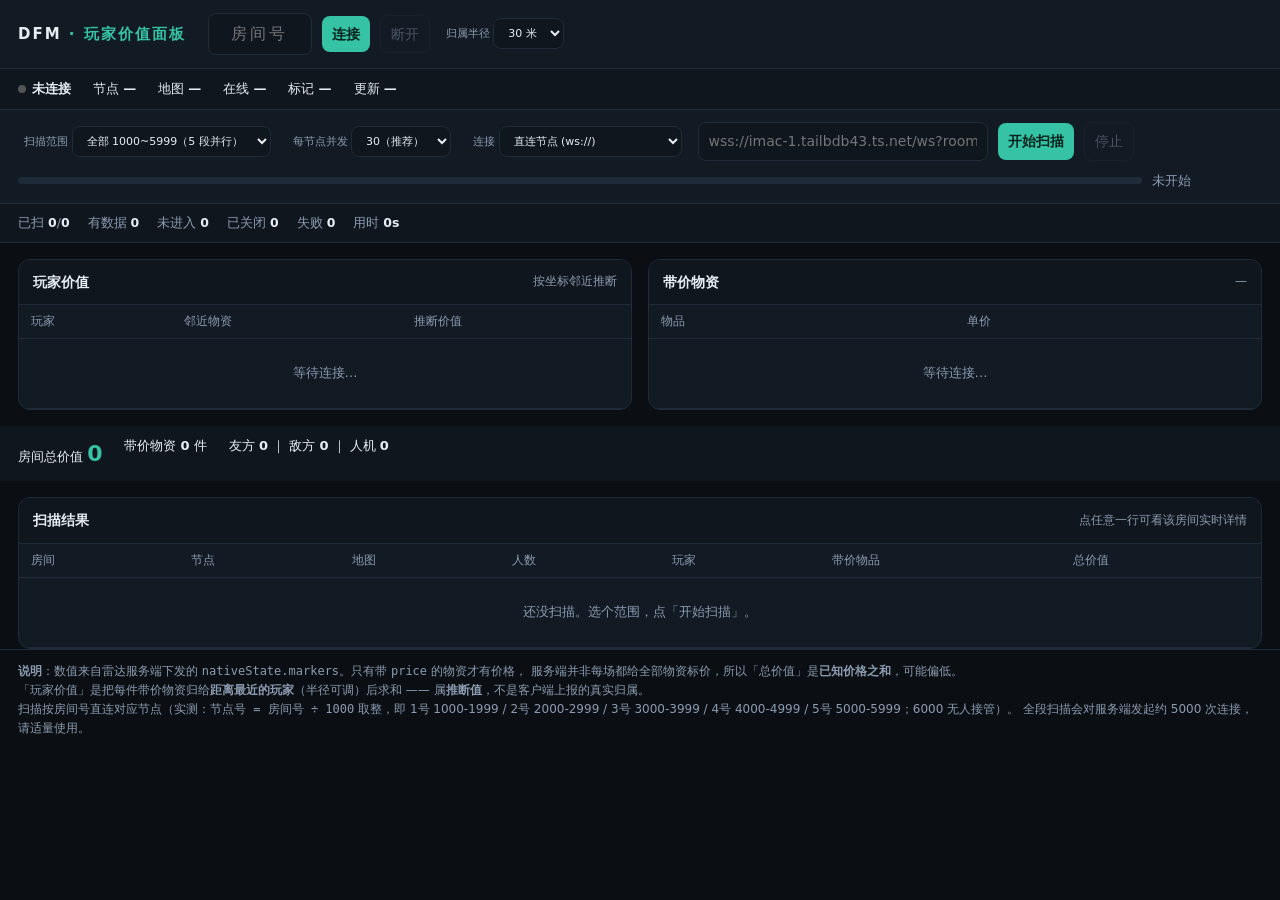
<file: index.html>
<!doctype html>
<html lang="zh-CN">
<head>
<meta charset="utf-8">
<meta name="viewport" content="width=device-width, initial-scale=1">
<title>DFM · 玩家价值面板</title>
<style>
  :root{
    --bg:#0b0f14; --panel:#121a23; --panel2:#0f161e; --line:#1f2b38;
    --fg:#e6edf3; --dim:#8b9bb0; --accent:#35c2a5; --warn:#ffb020;
    --ally:#7ce4cd; --enemy:#ff5252; --item:#ffd040;
  }
  *{box-sizing:border-box}
  body{margin:0;background:var(--bg);color:var(--fg);
       font:14px/1.6 -apple-system,"PingFang SC","Microsoft YaHei",system-ui,sans-serif}
  header{display:flex;flex-wrap:wrap;gap:10px;align-items:center;
         padding:13px 18px;background:var(--panel);border-bottom:1px solid var(--line)}
  h1{font-size:15px;margin:0 12px 0 0;letter-spacing:2px;font-weight:600;white-space:nowrap}
  h1 span{color:var(--accent)}
  input,select,button{font:inherit;color:var(--fg);background:var(--panel2);
                      border:1px solid var(--line);border-radius:8px;padding:7px 10px;outline:none}
  input#room{width:104px;letter-spacing:3px;text-align:center;font-size:16px}
  button{cursor:pointer;background:var(--accent);color:#06231d;border:none;font-weight:600}
  button.ghost{background:transparent;color:var(--dim);border:1px solid var(--line);font-weight:400}
  button:disabled{opacity:.45;cursor:not-allowed}
  .status{display:flex;flex-wrap:wrap;gap:8px 22px;padding:10px 18px;
          background:var(--panel2);border-bottom:1px solid var(--line);font-size:13px}
  .dot{display:inline-block;width:8px;height:8px;border-radius:50%;background:#555;margin-right:6px}
  .dot.on{background:var(--accent);box-shadow:0 0 8px var(--accent)}
  .dot.bad{background:var(--enemy)}
  .wrap{display:grid;grid-template-columns:1fr 1fr;gap:16px;padding:16px 18px}
  @media(max-width:860px){.wrap{grid-template-columns:1fr}}
  .card{background:var(--panel);border:1px solid var(--line);border-radius:12px;overflow:hidden}
  .card h2{margin:0;padding:11px 14px;font-size:14px;font-weight:600;
           background:var(--panel2);border-bottom:1px solid var(--line);
           display:flex;justify-content:space-between;align-items:center;gap:10px;flex-wrap:wrap}
  .card h2 em{font-style:normal;color:var(--dim);font-weight:400;font-size:12px}
  table{width:100%;border-collapse:collapse}
  th,td{padding:7px 12px;text-align:left;border-bottom:1px solid var(--line);font-size:13px}
  th{color:var(--dim);font-weight:500;font-size:12px;white-space:nowrap}
  td.num{text-align:right;font-variant-numeric:tabular-nums}
  tbody tr.clickable{cursor:pointer}
  tbody tr.clickable:hover{background:#16212c}
  .chip{display:inline-block;width:9px;height:9px;border-radius:2px;margin-right:7px;vertical-align:1px}
  .tag{font-size:11px;padding:1px 6px;border-radius:5px;border:1px solid var(--line);color:var(--dim)}
  .empty{padding:24px 16px;text-align:center;color:var(--dim)}
  .big{font-size:22px;font-weight:700;color:var(--accent);font-variant-numeric:tabular-nums}
  .note{padding:12px 18px;color:var(--dim);font-size:12px;border-top:1px solid var(--line)}
  .warnbox{margin:12px 18px 0;padding:10px 14px;border-radius:10px;
           background:#2a2213;border:1px solid #4a3a18;color:var(--warn);font-size:13px}
  .scanbar{display:flex;flex-wrap:wrap;gap:10px;align-items:center;padding:12px 18px;
           background:var(--panel);border-bottom:1px solid var(--line)}
  .prog{height:7px;border-radius:4px;background:var(--line);overflow:hidden;flex:1 1 180px;min-width:150px}
  .prog i{display:block;height:100%;width:0;background:var(--accent);transition:width .2s}
  .scanstat{display:flex;flex-wrap:wrap;gap:6px 18px;padding:9px 18px;font-size:12.5px;color:var(--dim);
            background:var(--panel2);border-bottom:1px solid var(--line)}
  .scanstat b{color:var(--fg)}
  .scroll{max-height:460px;overflow:auto}
</style>
</head>
<body>
<header>
  <h1>DFM <span>· 玩家价值面板</span></h1>
  <input id="room" maxlength="4" inputmode="numeric" placeholder="房间号" autocomplete="off">
  <button id="go">连接</button>
  <button id="stop" class="ghost" disabled>断开</button>
  <label class="tag" style="border:none">归属半径
    <select id="radius">
      <option value="1000">10 米</option>
      <option value="3000" selected>30 米</option>
      <option value="6000">60 米</option>
      <option value="0">不限</option>
    </select>
  </label>
</header>

<div class="status">
  <span><i id="dot" class="dot"></i><b id="st">未连接</b></span>
  <span>节点 <b id="node">—</b></span>
  <span>地图 <b id="map">—</b></span>
  <span>在线 <b id="peers">—</b></span>
  <span>标记 <b id="mk">—</b></span>
  <span>更新 <b id="upd">—</b></span>
</div>

<div class="scanbar">
  <label class="tag" style="border:none">扫描范围
    <select id="range">
      <option value="all" selected>全部 1000~5999（5 段并行）</option>
      <option value="1">1 号 1000~1999</option>
      <option value="2">2 号 2000~2999</option>
      <option value="3">3 号 3000~3999</option>
      <option value="4">4 号 4000~4999</option>
      <option value="5">5 号 5000~5999</option>
    </select>
  </label>
  <label class="tag" style="border:none">每节点并发
    <select id="conc">
      <option value="10">10（最稳）</option>
      <option value="20">20</option>
      <option value="30" selected>30（推荐）</option>
      <option value="50">50（激进）</option>
    </select>
  </label>
  <label class="tag" style="border:none">连接
    <select id="mode">
      <option value="direct">直连节点 (ws://)</option>
      <option value="local">本地中继 (127.0.0.1:8898)</option>
      <option value="wss">公网 wss 中继</option>
    </select>
  </label>
  <input id="wssurl" style="width:290px" placeholder="wss://imac-1.tailbdb43.ts.net/ws?room=" autocomplete="off">
  <button id="scan">开始扫描</button>
  <button id="scanStop" class="ghost" disabled>停止</button>
  <div class="prog"><i id="bar"></i></div>
  <span id="pct" style="color:var(--dim);font-size:12.5px;min-width:110px">未开始</span>
</div>

<div class="scanstat">
  <span>已扫 <b id="sDone">0</b>/<b id="sTotal">0</b></span>
  <span>有数据 <b id="sActive">0</b></span>
  <span>未进入 <b id="sNot">0</b></span>
  <span>已关闭 <b id="sClosed">0</b></span>
  <span>失败 <b id="sFail">0</b></span>
  <span>用时 <b id="sTime">0s</b></span>
</div>

<div class="wrap">
  <div class="card">
    <h2>玩家价值 <em id="pv-sub">按坐标邻近推断</em></h2>
    <table>
      <thead><tr><th>玩家</th><th class="num">邻近物资</th><th class="num">推断价值</th></tr></thead>
      <tbody id="players"><tr><td colspan="3" class="empty">等待连接…</td></tr></tbody>
    </table>
  </div>
  <div class="card">
    <h2>带价物资 <em id="it-sub">—</em></h2>
    <table>
      <thead><tr><th>物品</th><th class="num">单价</th></tr></thead>
      <tbody id="items"><tr><td colspan="2" class="empty">等待连接…</td></tr></tbody>
    </table>
  </div>
</div>

<div class="status" style="border-bottom:none">
  <span>房间总价值 <b class="big" id="total">0</b></span>
  <span>带价物资 <b id="icount">0</b> 件</span>
  <span>友方 <b id="nally">0</b> ｜ 敌方 <b id="nenemy">0</b> ｜ 人机 <b id="nbot">0</b></span>
</div>

<div id="warn"></div>

<div class="card" style="margin:16px 18px 0">
  <h2>扫描结果 <em id="res-sub">点任意一行可看该房间实时详情</em></h2>
  <div class="scroll">
    <table>
      <thead><tr>
        <th>房间</th><th>节点</th><th>地图</th><th class="num">人数</th>
        <th class="num">玩家</th><th class="num">带价物品</th><th class="num">总价值</th>
      </tr></thead>
      <tbody id="results"><tr><td colspan="7" class="empty">还没扫描。选个范围，点「开始扫描」。</td></tr></tbody>
    </table>
  </div>
</div>

<div class="note">
  <b>说明</b>：数值来自雷达服务端下发的 <code>nativeState.markers</code>。只有带 <code>price</code> 的物资才有价格，
  服务端并非每场都给全部物资标价，所以「总价值」是<b>已知价格之和</b>，可能偏低。<br>
  「玩家价值」是把每件带价物资归给<b>距离最近的玩家</b>（半径可调）后求和 —— 属<b>推断值</b>，不是客户端上报的真实归属。<br>
  扫描按房间号直连对应节点（实测：<code>节点号 = 房间号 ÷ 1000</code> 取整，即 1号 1000-1999 / 2号 2000-2999 / 3号 3000-3999 / 4号 4000-4999 / 5号 5000-5999；6000 无人接管）。
  全段扫描会对服务端发起约 5000 次连接，请适量使用。
</div>

<script>
(function(){
  "use strict";

  var LOCAL = "ws://127.0.0.1:8898/ws?room=";
  function mode(){ var e=$("mode"); return e ? e.value : "direct"; }
  function wsUrl(host, port, room){
    var m = mode();
    if(m === "local") return LOCAL + room;
    if(m === "wss"){
      var b = ($("wssurl") && $("wssurl").value.trim()) || "wss://imac-1.tailbdb43.ts.net/ws?room=";
      if(b.indexOf("room=") < 0) b = b.replace(/\/+$/, "") + "/ws?room=";
      return b + room;
    }
    return "ws://" + host + ":" + port + "/ws?room=" + room;
  }

  var NODES = {
    1:["cheap-host1.cheapyun.com",12831],
    2:["cheap-host1.cheapyun.com",17681],
    3:["cheap-host1.cheapyun.com",48303],
    4:["cheap-host1.cheapyun.com",13699],
    5:["cheap-host1.cheapyun.com",41092]
  };
  // 实测修正：整千的房间归「下一个」节点（2000→2号、3000→3号…），6000 无人管
  var NODE_RANGES = [[1000,1999,1],[2000,2999,2],[3000,3999,3],[4000,4999,4],[5000,5999,5]];
  var MAPS = {Brakkesh:"巴克什",SpaceCenter:"航天基地",ZeroDam:"零号大坝",Dam_Iris:"零号大坝",
              Layali:"长弓溪谷",Forrest:"长弓溪谷","AZ-5":"核电站",Valley:"山谷",Tide:"潮汐监狱"};

  var $ = function(id){ return document.getElementById(id); };
  function fmt(v){ return (v||0).toLocaleString("en-US"); }
  function esc(s){
    return String(s==null?"":s).replace(/[&<>"']/g, function(c){
      return {"&":"&amp;","<":"&lt;",">":"&gt;",'"':"&quot;","'":"&#39;"}[c];
    });
  }
  function cn(map){ return MAPS[map] || map || ""; }
  function pad4(n){ var s=String(n); return s.length<4 ? ("0000"+s).slice(-4) : s; }

  /* ================= 实时看板 ================= */
  var ws=null, room="", hb=null, lastMsg=0, attempt=0, timer=null, closedByUser=false, lastPeers=null;

  function nodeForRoom(n){ return (n>=1000 && n<=5999) ? Math.floor(n/1000) : null; }
  function setStatus(text, cls){ $("st").textContent=text; $("dot").className="dot"+(cls?" "+cls:""); }
  function warn(html){ $("warn").innerHTML = html ? '<div class="warnbox">'+html+'</div>' : ""; }

  function connect(){
    var v=$("room").value.trim();
    if(!/^[0-9]{4}$/.test(v)){ warn("请输入 4 位数字房间号。"); return; }
    var nid=nodeForRoom(parseInt(v,10));
    if(!nid){ warn("房间号 "+v+" 不在已知区间（1000~6000）内。"); return; }
    warn(""); closedByUser=false; stop(true); room=v; attempt=0;
    try{ localStorage.setItem("dfm_last_room", room); }catch(e){}
    openSocket(nid);
  }
  function openSocket(nid){
    var host=NODES[nid][0], port=NODES[nid][1];
    $("node").textContent = nid+" 号 ("+host+":"+port+")";
    setStatus(attempt?("重连中 #"+attempt):"连接中…","");
    $("go").disabled=true; $("stop").disabled=false;
    try{ ws=new WebSocket(wsUrl(host, port, room)); }
    catch(e){ setStatus("连接失败","bad"); scheduleRetry(); return; }

    ws.onopen=function(){
      attempt=0; lastMsg=Date.now();
      ws.send(JSON.stringify({type:"hello",clientType:"web",room:room,clientName:"dfm-radar",version:2}));
      setStatus("已连接","on");
      if(hb) clearInterval(hb);
      hb=setInterval(function(){
        if(!ws||ws.readyState!==1) return;
        if(Date.now()-lastMsg>35000){ hardRecover(); return; }
        try{ ws.send(JSON.stringify({type:"heartbeat"})); }catch(e){}
      },12000);
    };
    ws.onmessage=function(ev){
      lastMsg=Date.now();
      var d; try{ d=JSON.parse(ev.data); }catch(e){ return; }
      if(d.type==="error"){
        if(d.code==="room-not-found"){ setStatus("房间不存在","bad");
          warn("服务端返回 <code>room-not-found</code> —— 确认客户端房间号，且已开启共享。"); }
        else if(d.code==="wrong-node"){ setStatus("节点不匹配","bad");
          warn("服务端返回 <code>wrong-node</code>，说明区间表要修正。"); }
        else setStatus("服务端错误","bad");
        stop(true); return;
      }
      if(d.type==="welcome"){ if(String(d.room)!==room) return; render(d); return; }
      if(d.type==="native-state"){ render({type:"welcome",room:room,peers:lastPeers,state:d.state}); return; }
      if(d.type==="snapshot"){
        render({type:"welcome",room:room,peers:lastPeers,
                state:{nativeState:(d.state&&d.state.nativeState)||d.state}}); return;
      }
    };
    ws.onclose=function(){ if(closedByUser) return; setStatus("已断开","bad"); scheduleRetry(); };
    ws.onerror=function(){ if(!closedByUser) setStatus("连接错误","bad"); };
  }
  function scheduleRetry(){
    if(closedByUser) return;
    attempt++;
    if(attempt>5){ setStatus("放弃重连（已试 "+(attempt-1)+" 次）","bad"); $("go").disabled=false; return; }
    if(timer) clearTimeout(timer);
    timer=setTimeout(function(){ var nid=nodeForRoom(parseInt(room,10)); if(nid) openSocket(nid); },
                     Math.min(1500*attempt,6000));
  }
  function hardRecover(){
    try{ ws.close(); }catch(e){}
    attempt++;
    var nid=nodeForRoom(parseInt(room,10));
    if(nid && attempt<=5) setTimeout(function(){ openSocket(nid); },800);
  }
  function stop(silent){
    closedByUser=true;
    if(hb){ clearInterval(hb); hb=null; }
    if(timer){ clearTimeout(timer); timer=null; }
    if(ws){ try{ ws.onclose=null; ws.close(); }catch(e){} ws=null; }
    $("go").disabled=false; $("stop").disabled=true;
    if(!silent) setStatus("未连接","");
  }

  function render(d){
    var ns=(d.state&&d.state.nativeState)||{};
    if(typeof d.peers==="number" && d.peers>=0) lastPeers=d.peers;
    $("map").textContent=cn(ns.levelName)||"—";
    $("peers").textContent=(lastPeers==null?"—":lastPeers);
    $("upd").textContent=new Date().toLocaleTimeString("zh-CN");
    var mk=ns.markers||[];
    $("mk").textContent=mk.length;

    if(ns.available===false){
      warn("房间已建、玩家尚未进场（服务端 <code>available:false</code>）—— 暂无地图与位置数据。");
    } else warn("");

    var players=mk.filter(function(m){ return m.kind==="ally"||m.kind==="player"; });
    var bots=mk.filter(function(m){ return m.kind==="bot"; });
    var items=mk.filter(function(m){ return m.kind==="item"&&m.price; })
                .sort(function(a,b){ return b.price-a.price; });

    var radius=parseInt($("radius").value,10);
    function d2(a,b){ var dx=a.x-b.x, dy=a.y-b.y, dz=(a.z||0)-(b.z||0); return dx*dx+dy*dy+dz*dz; }
    var bucket={};
    players.forEach(function(p){ bucket[p.id]={p:p,sum:0,n:0}; });
    items.forEach(function(it){
      var best=null,bd=Infinity;
      players.forEach(function(p){ var dd=d2(p,it); if(dd<bd){ bd=dd; best=p; } });
      if(!best) return;
      if(radius>0 && Math.sqrt(bd)>radius) return;
      var b=bucket[best.id]; if(b){ b.sum+=it.price; b.n++; }
    });
    var rows=Object.keys(bucket).map(function(k){ return bucket[k]; })
                    .sort(function(a,b){ return b.sum-a.sum; });

    $("pv-sub").textContent="按坐标邻近推断"+(radius>0?("（半径 "+(radius/100)+" 米）"):"（全归最近）");
    var pb=$("players");
    if(!rows.length){
      pb.innerHTML='<tr><td colspan="3" class="empty">'+(players.length?"暂无带价物资可归属":"暂无玩家")+'</td></tr>';
    }else{
      var maxv=rows[0].sum||1;
      pb.innerHTML=rows.map(function(r){
        var p=r.p, color=(p.kind==="ally")?"var(--ally)":"var(--enemy)";
        return '<tr><td><span class="chip" style="background:'+color+'"></span>'+esc(p.label)+
               ' <span class="tag">'+(p.kind==="ally"?"友":"敌")+'</span>'+
               '<div class="bar"><i style="width:'+Math.round(100*r.sum/maxv)+'%;display:block;height:100%;background:'+color+'"></i></div></td>'+
               '<td class="num">'+r.n+'</td><td class="num"><b style="color:'+color+'">'+fmt(r.sum)+'</b></td></tr>';
      }).join("");
    }
    var total=items.reduce(function(s,x){ return s+x.price; },0);
    $("total").textContent=fmt(total);
    $("icount").textContent=items.length;
    $("it-sub").textContent=items.length+" 件";
    $("nally").textContent=players.filter(function(m){ return m.kind==="ally"; }).length;
    $("nenemy").textContent=players.filter(function(m){ return m.kind==="player"; }).length;
    $("nbot").textContent=bots.length;
    $("items").innerHTML = items.length
      ? items.slice(0,60).map(function(x){ return '<tr><td>'+esc(x.label)+'</td><td class="num">'+fmt(x.price)+'</td></tr>'; }).join("")
      : '<tr><td colspan="2" class="empty">暂无带价物资</td></tr>';
  }

  /* ================= 自动扫描 ================= */
  var scanning=false, stat=null, rows=[], t0=0, firstErr="";
  function noteErr(m){ if(!firstErr) firstErr=m; }

  function probeRoom(n, nid, cb){
    var r=pad4(n), host=NODES[nid][0], port=NODES[nid][1];
    var done=false, w=null;
    var timer=setTimeout(function(){ finish({room:r,node:nid,status:"timeout"}); },5000);
    function finish(res){
      if(done) return; done=true; clearTimeout(timer);
      if(w){ try{ w.onopen=w.onmessage=w.onerror=w.onclose=null; w.close(); }catch(e){} }
      cb(res);
    }
    try{ w=new WebSocket(wsUrl(host, port, r)); }
    catch(e){ noteErr("创建 WebSocket 失败："+e.name+" "+e.message); return finish({room:r,node:nid,status:"fail"}); }
    w.onopen=function(){ try{ w.send(JSON.stringify({type:"hello",clientType:"web",room:r,clientName:"dfm-radar",version:2})); }catch(e){} };
    w.onmessage=function(ev){
      var d; try{ d=JSON.parse(ev.data); }catch(e){ return; }
      if(d.type==="welcome"){
        var ns=(d.state&&d.state.nativeState)||{}, mk=ns.markers||[];
        var items=mk.filter(function(m){ return m.kind==="item"&&m.price; });
        var pl=mk.filter(function(m){ return m.kind==="ally"||m.kind==="player"; });
        finish({ room:r, node:nid,
                 status: (ns.available===false ? "notentered" : "active"),
                 map: ns.levelName||"", peers:d.peers||0,
                 players: pl.length, items: items.length,
                 total: items.reduce(function(s,x){ return s+(x.price||0); },0) });
      }else if(d.type==="error"){
        finish({ room:r, node:nid, status:(d.code==="room-not-found"?"closed":"other"), code:d.code });
      }
    };
    w.onerror=function(){ noteErr("连接被拒绝/中断（浏览器可能拦截了 ws://）"); finish({room:r,node:nid,status:"fail"}); };
    w.onclose=function(ev){ if(!done && ev && ev.code && ev.code!==1000) noteErr("连接关闭 code="+ev.code); finish({room:r,node:nid,status:"fail"}); };
  }

  function bump(row){
    stat.done++;
    if(row){
      if(row.status==="active"){ stat.active++; rows.push(row); }
      else if(row.status==="notentered"){ stat.notentered++; rows.push(row); }
      else if(row.status==="closed") stat.closed++;
      else { stat.fail++; if(row.code) noteErr("服务端错误码："+row.code); }
    } else stat.fail++;
    if(stat.done % 15 === 0 || stat.done === stat.total) paint();
  }
  function paint(){
    var p = stat.total ? (100*stat.done/stat.total) : 0;
    $("bar").style.width = p.toFixed(1)+"%";
    $("pct").textContent = stat.done+"/"+stat.total+"  ("+p.toFixed(0)+"%)";
    $("sDone").textContent=stat.done; $("sTotal").textContent=stat.total;
    $("sActive").textContent=stat.active; $("sNot").textContent=stat.notentered;
    $("sClosed").textContent=stat.closed; $("sFail").textContent=stat.fail;
    $("sTime").textContent=((Date.now()-t0)/1000).toFixed(1)+"s";
  }
  function paintResults(){
    var list=rows.slice().sort(function(a,b){ return b.total-a.total; });
    $("res-sub").textContent = list.length+" 个房间（按价值排序）· 点行看详情";
    var tb=$("results");
    if(!list.length){ tb.innerHTML='<tr><td colspan="7" class="empty">这轮没扫到房间。</td></tr>'; return; }
    tb.innerHTML=list.slice(0,400).map(function(r,i){
      var isNot = r.status==="notentered";
      return '<tr class="clickable" data-room="'+r.room+'">'+
        '<td><b>'+r.room+'</b>'+(isNot?' <span class="tag">未进入</span>':'')+'</td>'+
        '<td>'+r.node+'</td>'+
        '<td>'+(isNot?'—':(esc(cn(r.map))||'—'))+'</td>'+
        '<td class="num">'+r.peers+'</td>'+
        '<td class="num">'+r.players+'</td>'+
        '<td class="num">'+r.items+'</td>'+
        '<td class="num"><b>'+fmt(r.total)+'</b></td></tr>';
    }).join("");
  }

  async function worker(nid, lo, hi, conc){
    var next=lo;
    async function one(){
      while(scanning && next<=hi){
        var n=next++;
        await new Promise(function(res){ probeRoom(n,nid,function(row){ bump(row); res(); }); });
      }
    }
    var arr=[]; for(var i=0;i<conc;i++) arr.push(one());
    await Promise.all(arr);
  }

  function startScan(){
    if(scanning) return;
    var sel=$("range").value;
    var ranges = (sel==="all")
      ? NODE_RANGES.map(function(r){ return [r[0],r[1],r[2]]; })
      : [ NODE_RANGES[parseInt(sel,10)-1].slice() ];
    var conc=parseInt($("conc").value,10);
    var total=ranges.reduce(function(s,r){ return s+(r[1]-r[0]+1); },0);

    scanning=true; rows=[]; t0=Date.now(); firstErr="";
    $("sFail").textContent="0"; warn("");
    stat={done:0,total:total,active:0,notentered:0,closed:0,fail:0};
    $("scan").disabled=true; $("scanStop").disabled=false;
    $("range").disabled=true; $("conc").disabled=true;
    $("results").innerHTML='<tr><td colspan="7" class="empty">扫描中…</td></tr>';
    paint();

    Promise.all(ranges.map(function(r){ return worker(r[2], r[0], r[1], conc); })).then(function(){
      scanning=false;
      $("scan").disabled=false; $("scanStop").disabled=true;
      $("range").disabled=false; $("conc").disabled=false;
      paint(); paintResults();
      if(stat.fail>0){
        var hint = "";
        if(location.protocol==="https:"){
          hint = "<br>⚠️ 页面是 <b>https</b> 打开的，浏览器会拦截 <code>ws://</code>（混合内容）。"+
                 "请把文件保存到电脑，用 <b>Finder 双击</b>打开（地址栏应为 <code>file://</code>）。";
        }
        warn("本次有 <b>"+stat.fail+"</b> 个房间失败。"+(firstErr?("首个原因：<code>"+esc(firstErr)+"</code>"):"")+hint);
      }else{
        warn("");
      }
    });
  }

  $("scan").addEventListener("click", startScan);
  $("scanStop").addEventListener("click", function(){
    scanning=false;
    $("scanStop").disabled=true;
    $("pct").textContent+=" · 已停止";
  });
  $("results").addEventListener("click", function(e){
    var tr=e.target.closest("tr[data-room]");
    if(!tr) return;
    $("room").value=tr.getAttribute("data-room");
    connect();
    window.scrollTo({top:0,behavior:"smooth"});
  });

  /* ================= 绑定 ================= */
  $("go").addEventListener("click", connect);
  $("stop").addEventListener("click", function(){ stop(false); });
  $("room").addEventListener("keydown", function(e){ if(e.key==="Enter") connect(); });
  $("radius").addEventListener("change", function(){ if(room && ws && ws.readyState===1) connect(); });

  try{ var saved=localStorage.getItem("dfm_last_room"); if(saved) $("room").value=saved; }catch(e){}

  if(location.protocol==="https:"){
    var ms=$("mode"); if(ms) ms.value = "wss";
    warn("⚠️ 当前页面是 <b>https</b> 打开的 —— 浏览器既不允许 https 页面直连 <code>ws://</code>，"+
         "也不允许它访问 <code>127.0.0.1</code>。<br>请用「<b>公网 wss 中继</b>」（服务端要先部署 TLS 中继），"+
         "或把文件存到本地用 <b>Finder 双击</b>打开（<code>file://</code>）走直连。");
  }
  try{
    ["mode","wssurl"].forEach(function(id){
      var e=$(id); if(!e) return;
      var k="dfm_"+id, v=localStorage.getItem(k);
      if(v) e.value=v;
      e.addEventListener("change", function(){ try{ localStorage.setItem(k, e.value); }catch(_){} });
      e.addEventListener("input",  function(){ try{ localStorage.setItem(k, e.value); }catch(_){} });
    });
  }catch(e){}
})();
</script>
</body>
</html>
</file>
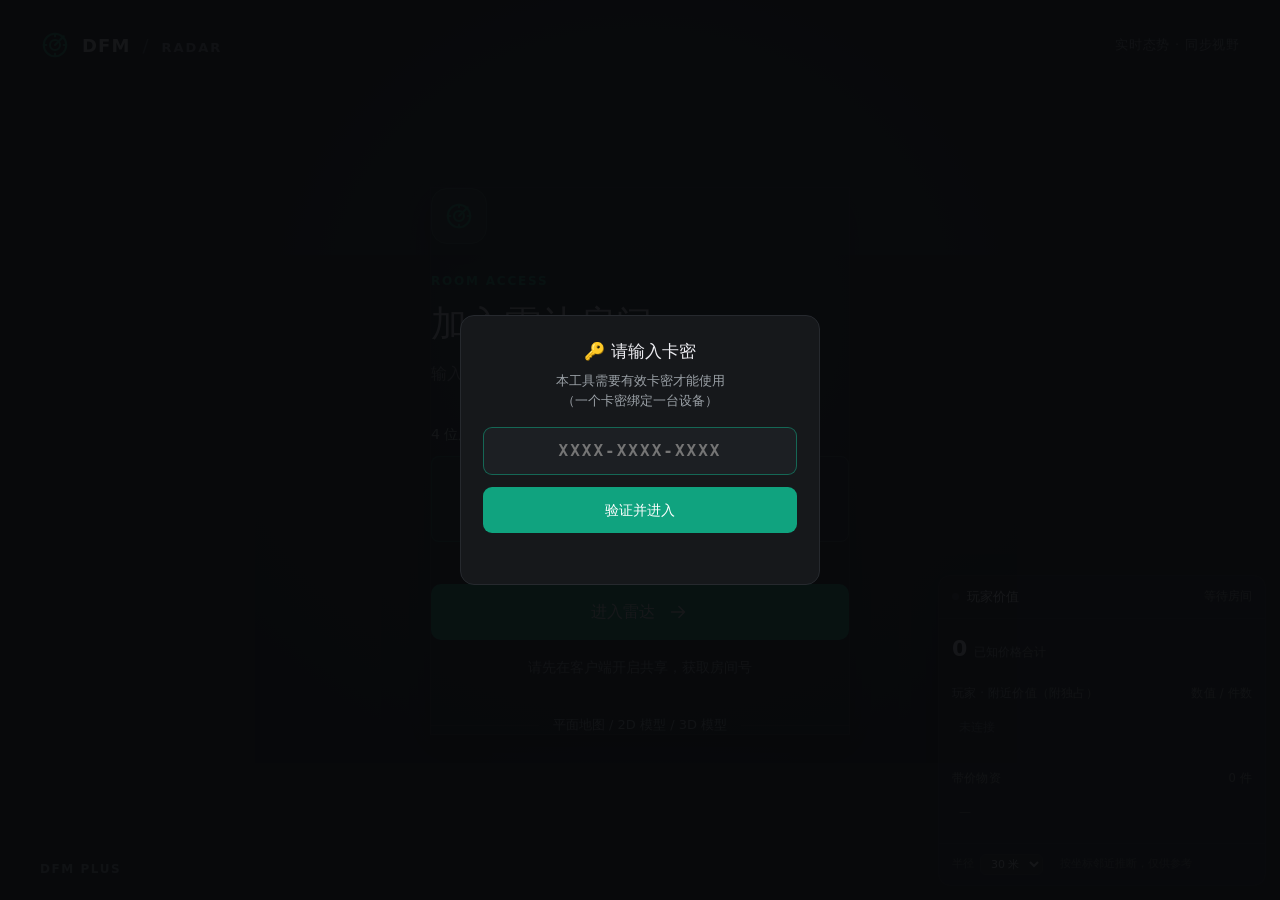
<file: radar/index.html>
<!doctype html>
<html lang="zh-CN">
<head>
  <meta charset="utf-8">
  <meta name="viewport" content="width=device-width, initial-scale=1, viewport-fit=cover">
  <meta name="theme-color" content="#101518">
  <meta name="description" content="DFM 实时地图，平面地图、2D 模型与 3D 模型自由切换，按需加载当前地图。">
  <title>DFM · 实时雷达</title>
  <link rel="stylesheet" href="https://game.gtimg.cn/images/dfm/cp/a20240729directory/leaflet.css" crossorigin="">
  <link rel="stylesheet" href="./styles.css">
  <link rel="stylesheet" href="./theme.css?v=8">
  <link rel="stylesheet" href="./value.css?v=8">
  <link rel="stylesheet" href="./chat.css?v=8">
  <script defer src="https://game.gtimg.cn/images/dfm/cp/a20240729directory/js/lib/leaflet.js"></script>
<script>
/* ===== WS 诊断：记录每一次 WebSocket 连接（点浮层可关闭） ===== */
(function () {
  /* 默认不显示诊断浮层；需要时在网址后加 ?diag=1 打开（return 必须在函数内！） */
  if (!/[?&]diag=1/.test(location.search)) return;
  var logs = [], el = null;
  function panel() {
    if (el) return el;
    el = document.createElement('pre');
    el.id = 'ws-diag';
    el.style.cssText = 'position:fixed;left:8px;right:8px;bottom:72px;max-height:36vh;overflow:auto;' +
      'background:rgba(8,10,12,.95);color:#9fe8c8;border:1px solid #2f3339;border-radius:10px;' +
      'padding:8px 10px;font:11px/1.55 ui-monospace,SFMono-Regular,Menlo,monospace;z-index:99999;' +
      'white-space:pre-wrap;word-break:break-all;-webkit-overflow-scrolling:touch';
    el.addEventListener('click', function () { el.remove(); el = null; });
    document.body.appendChild(el);
    return el;
  }
  function add(s) {
    var t = new Date().toTimeString().slice(0, 8);
    logs.push('[' + t + '] ' + s);
    if (logs.length > 60) logs.shift();
    var p = panel(); if (p) { p.textContent = logs.join('\n'); p.scrollTop = p.scrollHeight; }
    try { console.log('[WS]', s); } catch (e) {}
  }

  window.__wsDiag = add;
  var Orig = window.WebSocket;
  function Wrapped(url, protocols) {
    add('→ 连接 ' + url);
    var ws = protocols === undefined ? new Orig(url) : new Orig(url, protocols);
    try {
      ws.addEventListener('open', function () { add('  ✅ 已连接'); });
      ws.addEventListener('error', function () { add('  ❌ 连接错误'); });
      ws.addEventListener('close', function (e) {
        add('  ⛔ 关闭 code=' + e.code + (e.reason ? ' reason=' + e.reason : '') +
            '  [1006=网络/被拦 4004=房间不存在]');
      });
    } catch (e) { add('  监听失败 ' + e.message); }
    return ws;
  }
  Wrapped.prototype = Orig.prototype;
  ['CONNECTING', 'OPEN', 'CLOSING', 'CLOSED'].forEach(function (k, i) { Wrapped[k] = i; });
  window.WebSocket = Wrapped;
  add('WS 诊断已启用（点此浮层可关闭）');
  window.addEventListener('error', function (ev) {
    if (ev && ev.message) add('页面错误: ' + ev.message);
  });
  window.addEventListener('unhandledrejection', function (ev) {
    try { add('未处理异常: ' + (ev.reason && ev.reason.message || ev.reason)); } catch (e) {}
  });
})();
</script>
<script>
/* ===== 卡密验证门 ===== */
(function () {
  var API = 'https://panel.fcefw.dpdns.org/api/key/verify';
  function device() {
    var d = localStorage.getItem('dfm_device');
    if (!d) { d = 'd' + Math.random().toString(36).slice(2, 10) + Date.now().toString(36); localStorage.setItem('dfm_device', d); }
    return d;
  }
  function style() { /* 注入样式 */
    var st = document.createElement('style');
    st.textContent = '#kkey-mask{position:fixed;inset:0;z-index:100000;background:rgba(8,9,11,.94);' +
      'display:grid;place-items:center;padding:20px;font:14px/1.6 -apple-system,BlinkMacSystemFont,"PingFang SC",system-ui,sans-serif;color:#ececf1}' +
      '#kkey-mask .c{width:100%;max-width:360px;background:#16181b;border:1px solid #26292e;border-radius:14px;padding:22px;text-align:center}' +
      '#kkey-mask h2{margin:0 0 6px;font-size:17px}#kkey-mask p{margin:0 0 16px;font-size:12.5px;color:#9aa0a6}' +
      '#kkey-in{width:100%;padding:12px;font:600 16px/1.4 ui-monospace,Menlo,monospace;letter-spacing:2px;text-align:center;' +
      'background:#1c1f23;border:1px solid #2f3339;border-radius:9px;color:#ececf1;outline:none;text-transform:uppercase}' +
      '#kkey-in:focus{border-color:rgba(16,163,127,.55)}' +
      '#kkey-btn{width:100%;margin-top:12px;padding:12px;border:none;border-radius:9px;background:#10a37f;color:#fff;font:600 15px inherit;cursor:pointer}' +
      '#kkey-msg{margin-top:11px;font-size:12.5px;min-height:18px;color:#ef6b73}' +
      '#kkey-badge{position:fixed;left:10px;bottom:calc(10px + env(safe-area-inset-bottom));z-index:99997;background:rgba(16,163,127,.14);' +
      'border:1px solid rgba(16,163,127,.4);color:#7fe3c0;border-radius:999px;padding:3px 10px;font:600 11px/1.5 system-ui,sans-serif}';
    document.head.appendChild(st);
  }
  function show(msg) {
    if (!document.body) { setTimeout(function(){ show(msg); }, 120); return; }
    style();
    if (document.getElementById('kkey-mask')) return;
    var m = document.createElement('div');
    m.id = 'kkey-mask';
    m.innerHTML = '<div class="c"><h2>🔑 请输入卡密</h2>' +
      '<p>本工具需要有效卡密才能使用<br>（一个卡密绑定一台设备）</p>' +
      '<input id="kkey-in" placeholder="XXXX-XXXX-XXXX" autocomplete="off" spellcheck="false">' +
      '<button id="kkey-btn">验证并进入</button>' +
      '<div id="kkey-msg">' + (msg || '') + '</div></div>';
    document.body.appendChild(m);
    var inp = document.getElementById('kkey-in');
    try { inp.focus(); } catch (e) {}
    function go() {
      var v = (inp.value || '').trim().toUpperCase();
      if (v.length < 8) { document.getElementById('kkey-msg').textContent = '请输入完整卡密'; return; }
      document.getElementById('kkey-msg').textContent = '验证中…';
      document.getElementById('kkey-msg').style.color = '#9aa0a6';
      verify(v, false);
    }
    document.getElementById('kkey-btn').addEventListener('click', go);
    inp.addEventListener('keydown', function (e) { if (e.key === 'Enter') go(); });
  }
  function hide() { var m = document.getElementById('kkey-mask'); if (m) m.remove(); }
  function badge(code, days) {
    style();
    var b = document.getElementById('kkey-badge');
    if (!b) { b = document.createElement('div'); b.id = 'kkey-badge'; document.body.appendChild(b); }
    b.textContent = '🔑 ' + code.slice(0, 4) + '****' + code.slice(-4) + (days != null ? ' · 剩 ' + days + ' 天' : '');
    b.title = '卡密 ' + code;
    b.style.display = 'block';
  }
  function verify(k, silent) {
    fetch(API, { method: 'POST', headers: { 'Content-Type': 'application/json' }, body: JSON.stringify({ code: k, device: device() }) })
      .then(function (r) { return r.json(); })
      .then(function (d) {
        if (d && d.ok) {
          localStorage.setItem('dfm_key', k);
          badge(k.toUpperCase(), d.remainDays);
          hide();
        } else {
          localStorage.removeItem('dfm_key');
          var el = document.getElementById('kkey-msg');
          if (el) { el.style.color = '#ef6b73'; el.textContent = (d && d.msg) || '卡密无效'; }
          else { show((d && d.msg) || '卡密无效'); }
        }
      })
      .catch(function () {
        if (silent) { show('网络异常，无法验证卡密（请检查网络后重试）'); }
        else {
          var el = document.getElementById('kkey-msg');
          if (el) { el.style.color = '#ef6b73'; el.textContent = '网络异常，请重试'; }
        }
      });
  }
  /* 等待 DOM 就绪再执行（脚本在 <head> 里，此时 document.body 还是 null） */
  function boot() {
    var saved = localStorage.getItem('dfm_key');
    if (saved) { verify(saved, true); } else { show(''); }
  }
  if (document.readyState === 'loading') {
    document.addEventListener('DOMContentLoaded', boot);
  } else {
    boot();
  }
})();
</script>
  <script type="module" src="./assets/app.js?v=7"></script>
</head>
<body>
  <svg class="icon-library" xmlns="http://www.w3.org/2000/svg" aria-hidden="true">
    <symbol id="i-radar" viewBox="0 0 24 24"><circle cx="12" cy="12" r="9"/><circle cx="12" cy="12" r="4"/><path d="M12 12 19 5M12 3v2M3 12h2M12 19v2M19 12h2"/></symbol>
    <symbol id="i-arrow" viewBox="0 0 24 24"><path d="M5 12h14m-6-6 6 6-6 6"/></symbol>
    <symbol id="i-exit" viewBox="0 0 24 24"><path d="M9 4H5v16h4m5-12 4 4-4 4M9 12h11"/></symbol>
    <symbol id="i-plus" viewBox="0 0 24 24"><path d="M5 12h14M12 5v14"/></symbol>
    <symbol id="i-minus" viewBox="0 0 24 24"><path d="M5 12h14"/></symbol>
    <symbol id="i-locate" viewBox="0 0 24 24"><circle cx="12" cy="12" r="6"/><circle cx="12" cy="12" r="1"/><path d="M12 2v4m0 12v4M2 12h4m12 0h4"/></symbol>
    <symbol id="i-fit" viewBox="0 0 24 24"><path d="M9 4H4v5m11-5h5v5M4 15v5h5m11-5v5h-5"/></symbol>
    <symbol id="i-users" viewBox="0 0 24 24"><circle cx="9" cy="8" r="3"/><path d="M3 20v-2a6 6 0 0 1 12 0v2m1-15a3 3 0 0 1 0 6m2 3a5 5 0 0 1 3 4v2"/></symbol>
  </svg>
  <section id="entry-screen" class="entry-screen" aria-labelledby="entry-title">
    <header class="entry-header">
      <a class="brand" href="./" aria-label="DFM 雷达首页"><svg class="brand-icon"><use href="#i-radar"/></svg><span>DFM<span class="brand-divider">/</span><span class="brand-subtitle">RADAR</span></span></a>
      <span class="entry-meta">实时态势 · 同步视野</span>
    </header>
    <main class="entry-main">
      <div class="join-card">
        <div class="entry-emblem" aria-hidden="true"><svg><use href="#i-radar"/></svg></div>
        <p class="eyebrow">ROOM ACCESS</p>
        <h1 id="entry-title">加入雷达房间</h1>
        <p class="entry-description">输入客户端的房间号，即刻同步实时地图。</p>
        <form id="room-form" novalidate>
          <label class="room-label" for="room-code">4 位房间号</label>
          <div id="code-field" class="code-field">
            <div class="code-slots" aria-hidden="true"><span class="code-slot"></span><span class="code-slot"></span><span class="code-slot"></span><span class="code-slot"></span></div>
            <input id="room-code" class="code-input" type="text" inputmode="numeric" pattern="[0-9]{4}" maxlength="4" autocomplete="off" enterkeyhint="go" spellcheck="false" aria-describedby="room-hint form-message" aria-required="true">
          </div>
          <p id="form-message" class="form-message" role="status" aria-live="polite"></p>
          <button id="join-button" class="join-button" type="submit"><span id="join-label">进入雷达</span><svg class="icon join-arrow" aria-hidden="true"><use href="#i-arrow"/></svg><span class="spinner" aria-hidden="true"></span></button>
          <p id="room-hint" class="room-hint">请先在客户端开启共享，获取房间号</p>
        </form>
        <div class="entry-note"><span class="note-line"></span><span>平面地图 / 2D 模型 / 3D 模型</span><span class="note-line"></span></div>
      </div>
    </main>
    <footer class="entry-footer"><span>DFM PLUS</span><span>PC / ANDROID</span></footer>
  </section>
  <section id="radar-screen" class="radar-screen" hidden aria-label="实时雷达工作台">
    <header class="radar-header">
      <div class="brand radar-brand"><svg class="brand-icon" aria-hidden="true"><use href="#i-radar"/></svg><span>DFM<span class="brand-divider">/</span><span class="brand-subtitle">RADAR</span></span></div>
      <div class="map-heading"><span class="eyebrow">当前地图</span><h1 id="map-name" tabindex="-1">等待识别地图</h1><span class="auto-badge">自动同步</span></div>
      <div class="room-actions"><div class="room-badge"><span>房间</span><strong id="active-room">----</strong></div><button id="leave-button" class="leave-button" type="button" title="退出房间"><svg class="icon" aria-hidden="true"><use href="#i-exit"/></svg><span>退出</span></button></div>
    </header>
    <div class="view-bar">
      <div class="view-switch" role="group" aria-label="地图显示方式">
        <button type="button" data-mode="flat" aria-pressed="true">平面地图</button>
        <button type="button" data-mode="model2d" aria-pressed="false">2D 模型</button>
        <button type="button" data-mode="model3d" aria-pressed="false">3D 模型</button>
      </div>
      <div id="model-options" class="model-options" hidden>
        <div id="ally-view-control" class="ally-view-control" hidden>
          <label for="ally-view">3D 视角</label>
          <select id="ally-view" aria-describedby="ally-view-status"><option value="">自由观察</option></select>
          <span id="ally-view-status" class="visually-hidden" role="status">选择友方，切换跟随视角</span>
        </div>
        <label>范围 <select id="model-radius"><option value="150">150 米</option><option value="300">300 米</option><option value="all">全图（高负载）</option></select></label>
        <label><input id="model-xray" type="checkbox" checked>墙后标记</label>
        <span id="model-gesture">拖动旋转 · 右键 / 双指平移 · 双击表面定位</span>
      </div>
    </div>
    <main class="radar-workspace">
      <div id="radar-map" class="radar-map" role="region" aria-label="雷达地图，可拖动平移、滚轮或双指缩放"></div>
      <div id="model-map" class="model-map" role="region" aria-label="当前地图模型" hidden></div>
      <div id="model-loading" class="model-loading surface" role="status" aria-live="polite" hidden>
        <strong id="model-loading-text">准备当前地图模型…</strong>
        <progress id="model-progress" max="1" value="0" aria-label="当前地图下载进度"></progress>
        <p>仅下载当前地图；切回平面地图可取消加载。</p>
        <button id="model-retry" class="secondary-button" type="button" hidden>重试当前地图</button>
      </div>
      <div class="connection-hud surface" role="status" aria-live="polite"><span id="connection-dot" class="status-dot" data-tone="waiting"></span><span id="connection-label">正在连接</span></div>
      <div id="map-notice" class="map-notice" role="status" hidden></div>
      <div id="coordinate-notice" class="coordinate-notice" role="status" hidden>部分位置缺少高度或世界原点，未显示在模型中。模型可浏览；平面地图仍可查看全部位置。</div>
      <div id="map-empty" class="map-empty">
        <div class="empty-symbol" aria-hidden="true"><svg><use href="#i-radar"/></svg></div>
        <h2 id="empty-title">等待客户端数据</h2>
        <p id="empty-description">进入对局后，地图和位置会自动出现在这里。</p>
        <button id="reload-button" class="secondary-button" type="button" hidden>重新加载页面</button>
      </div>
      <div class="map-tools surface" role="group" aria-label="地图控制">
        <button id="locate-button" class="tool-button" type="button" aria-label="定位友方" title="定位所选友方，未选择时定位首位友方" disabled><svg class="icon" aria-hidden="true"><use href="#i-locate"/></svg></button>
        <span class="tool-divider"></span>
        <button id="zoom-in-button" class="tool-button" type="button" aria-label="放大地图" title="放大地图" disabled><svg class="icon" aria-hidden="true"><use href="#i-plus"/></svg></button>
        <button id="zoom-out-button" class="tool-button" type="button" aria-label="缩小地图" title="缩小地图" disabled><svg class="icon" aria-hidden="true"><use href="#i-minus"/></svg></button>
        <span class="tool-divider"></span>
        <button id="fit-button" class="tool-button" type="button" aria-label="查看全图" title="查看全图" disabled><svg class="icon" aria-hidden="true"><use href="#i-fit"/></svg></button>
      </div>
      <div class="radar-bottom">
        <div id="model-stats" class="model-stats"></div>
        <div class="legend surface" aria-label="标记图例与数量">
          <div class="legend-item"><span class="marker-key key-ally"></span><span>友方</span><strong id="ally-count">—</strong></div>
          <div class="legend-item"><span class="marker-key key-player"></span><span>敌方</span><strong id="player-count">—</strong></div>
          <div class="legend-item"><span class="marker-key key-bot"></span><span>人机</span><strong id="bot-count">—</strong></div>
          <div class="legend-item"><span class="marker-key key-item"></span><span>物资</span><strong id="item-count">—</strong></div>
        </div>
        <div class="session-meta surface"><span class="online-count"><svg class="icon" aria-hidden="true"><use href="#i-users"/></svg><span><strong id="peer-count">0</strong> 在线</span></span><span class="meta-divider"></span><span id="data-age">尚无数据</span></div>
      </div>
    </main>
  </section>
  <noscript><div class="noscript-notice">请启用 JavaScript 后使用实时雷达。</div></noscript>
  <script src="./patch.js?v=8"></script>
  <script src="./debug.js?v=8"></script>
  <script src="./value.js?v=8"></script>
  <script src="./chat.js?v=10"></script>
</body>
</html>
</file>
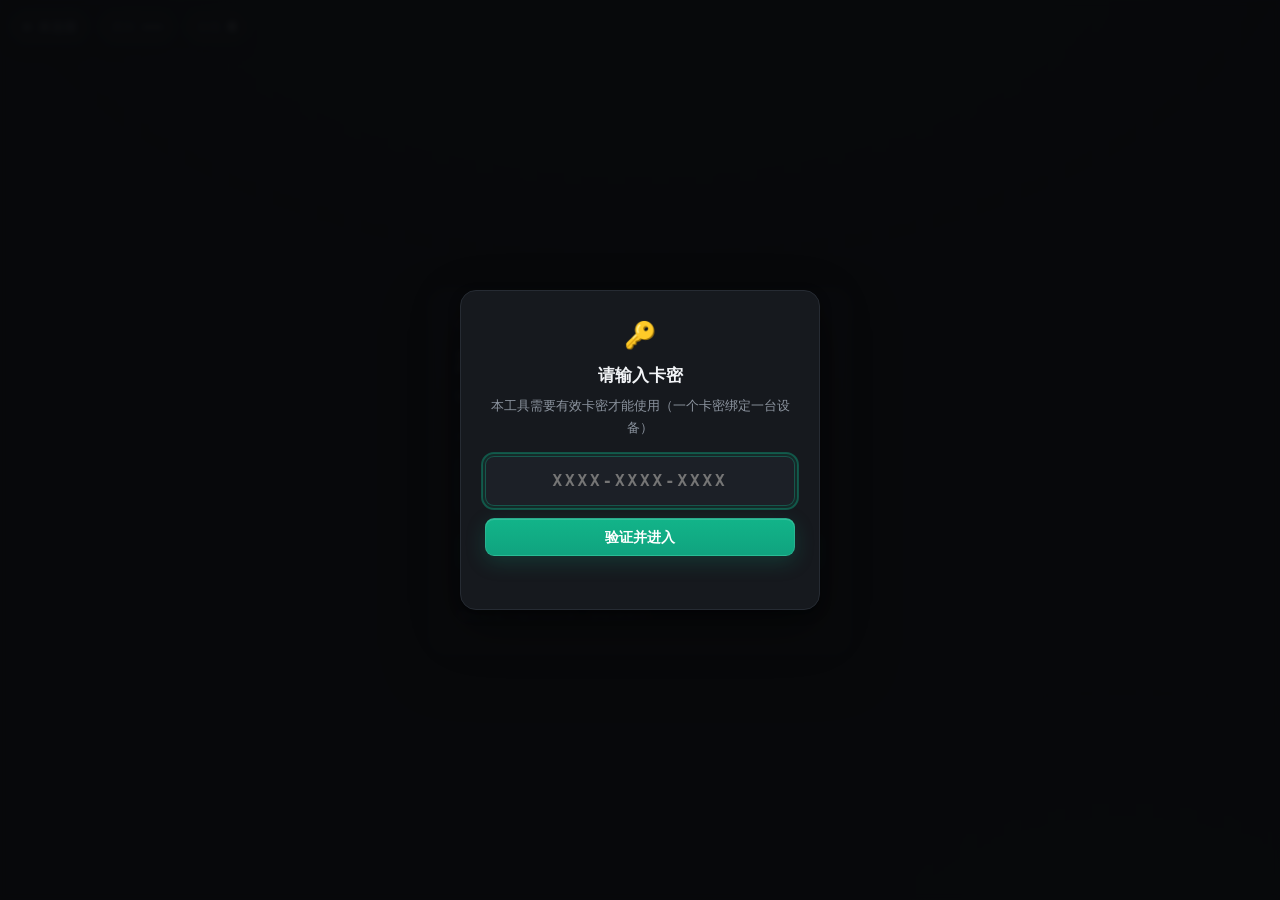
<file: radar/v2/index.html>
<!doctype html>
<html lang="zh-CN">
<head>
<meta charset="utf-8">
<meta name="viewport" content="width=device-width, initial-scale=1, viewport-fit=cover">
<meta name="color-scheme" content="dark">
<title>DFM · 实时雷达</title>
<link rel="stylesheet" href="https://game.gtimg.cn/images/dfm/cp/a20240729directory/leaflet.css">
<link rel="stylesheet" href="./app/styles/tokens.css">
<link rel="stylesheet" href="./app/styles/app.css">
<link rel="stylesheet" href="./app/styles/panel.css">
<link rel="stylesheet" href="./app/styles/map.css">
</head>
<body>
<noscript>
  <div style="padding:40px;text-align:center;color:#b9c0ca">
    本工具需要启用 JavaScript 才能使用。
  </div>
</noscript>
<script src="https://game.gtimg.cn/images/dfm/cp/a20240729directory/js/lib/leaflet.js"></script>
<script type="module" src="./app/main.js"></script>
</body>
</html>
</file>
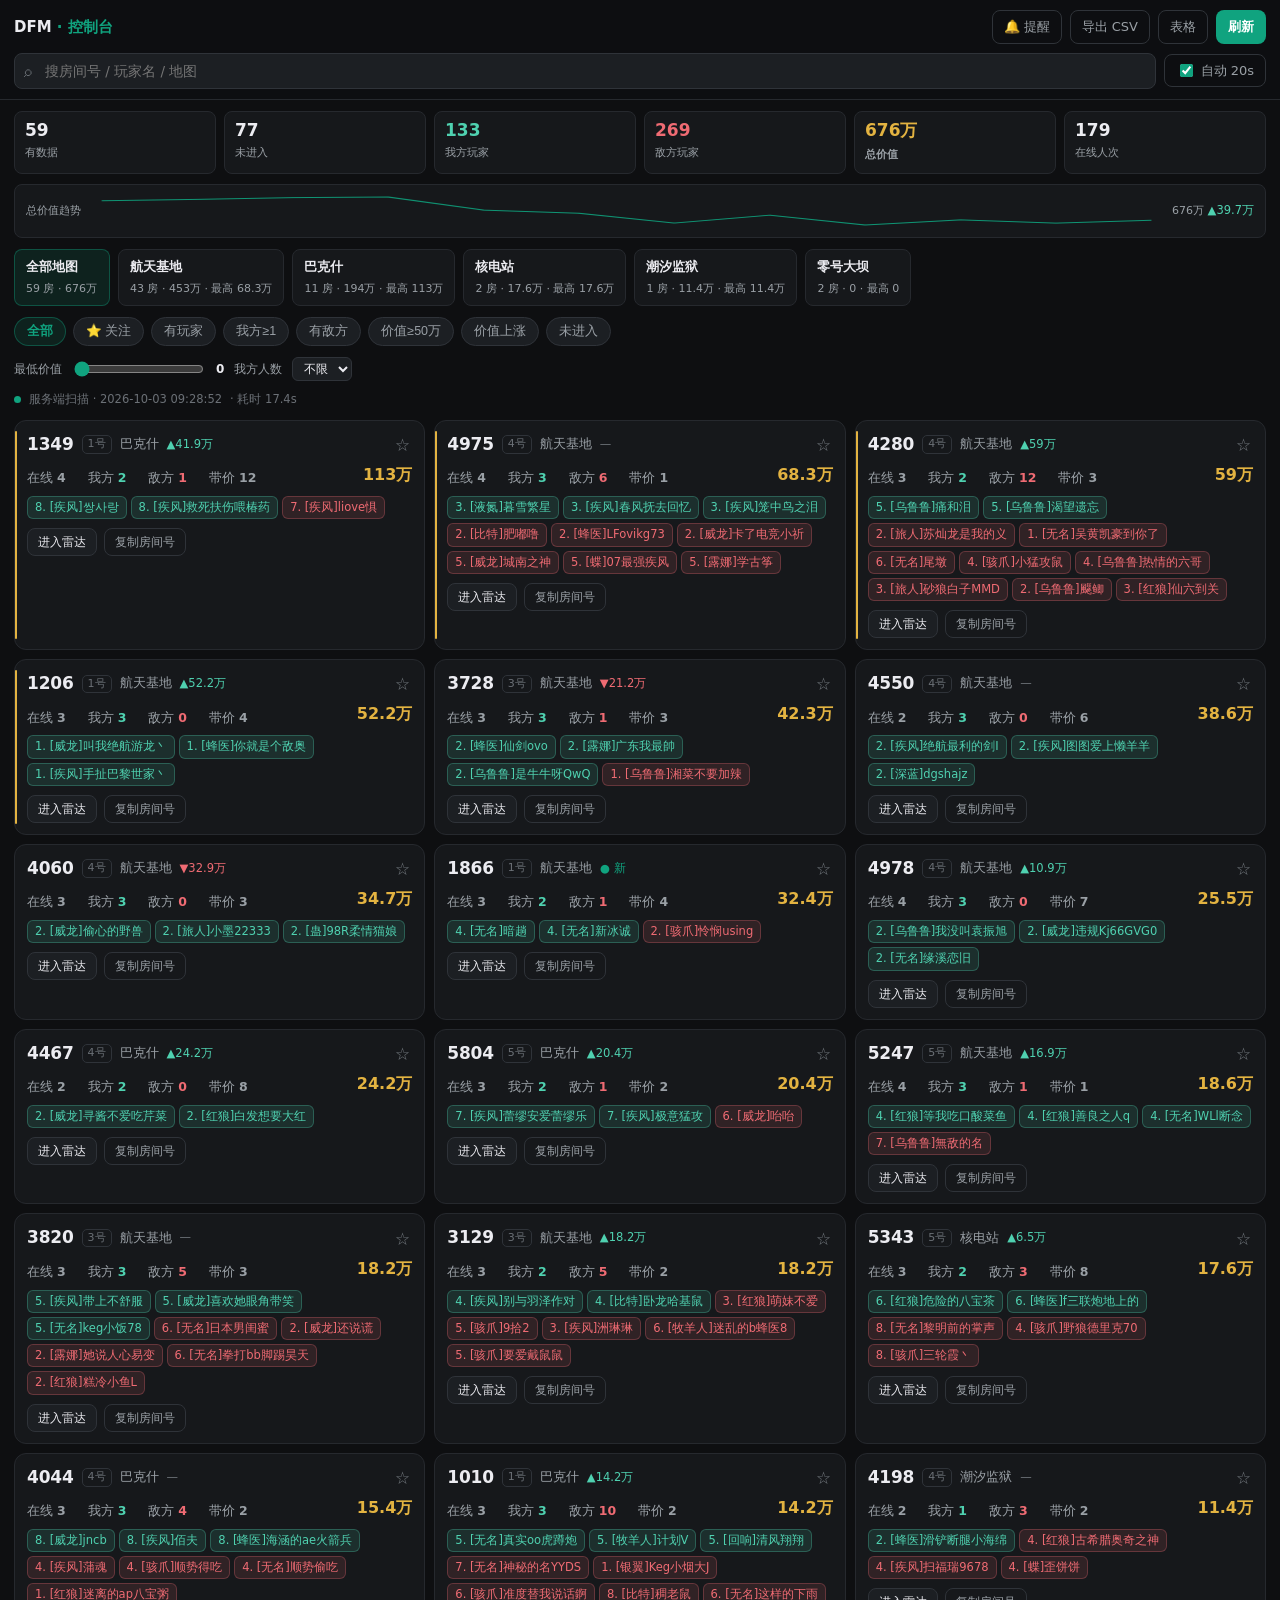
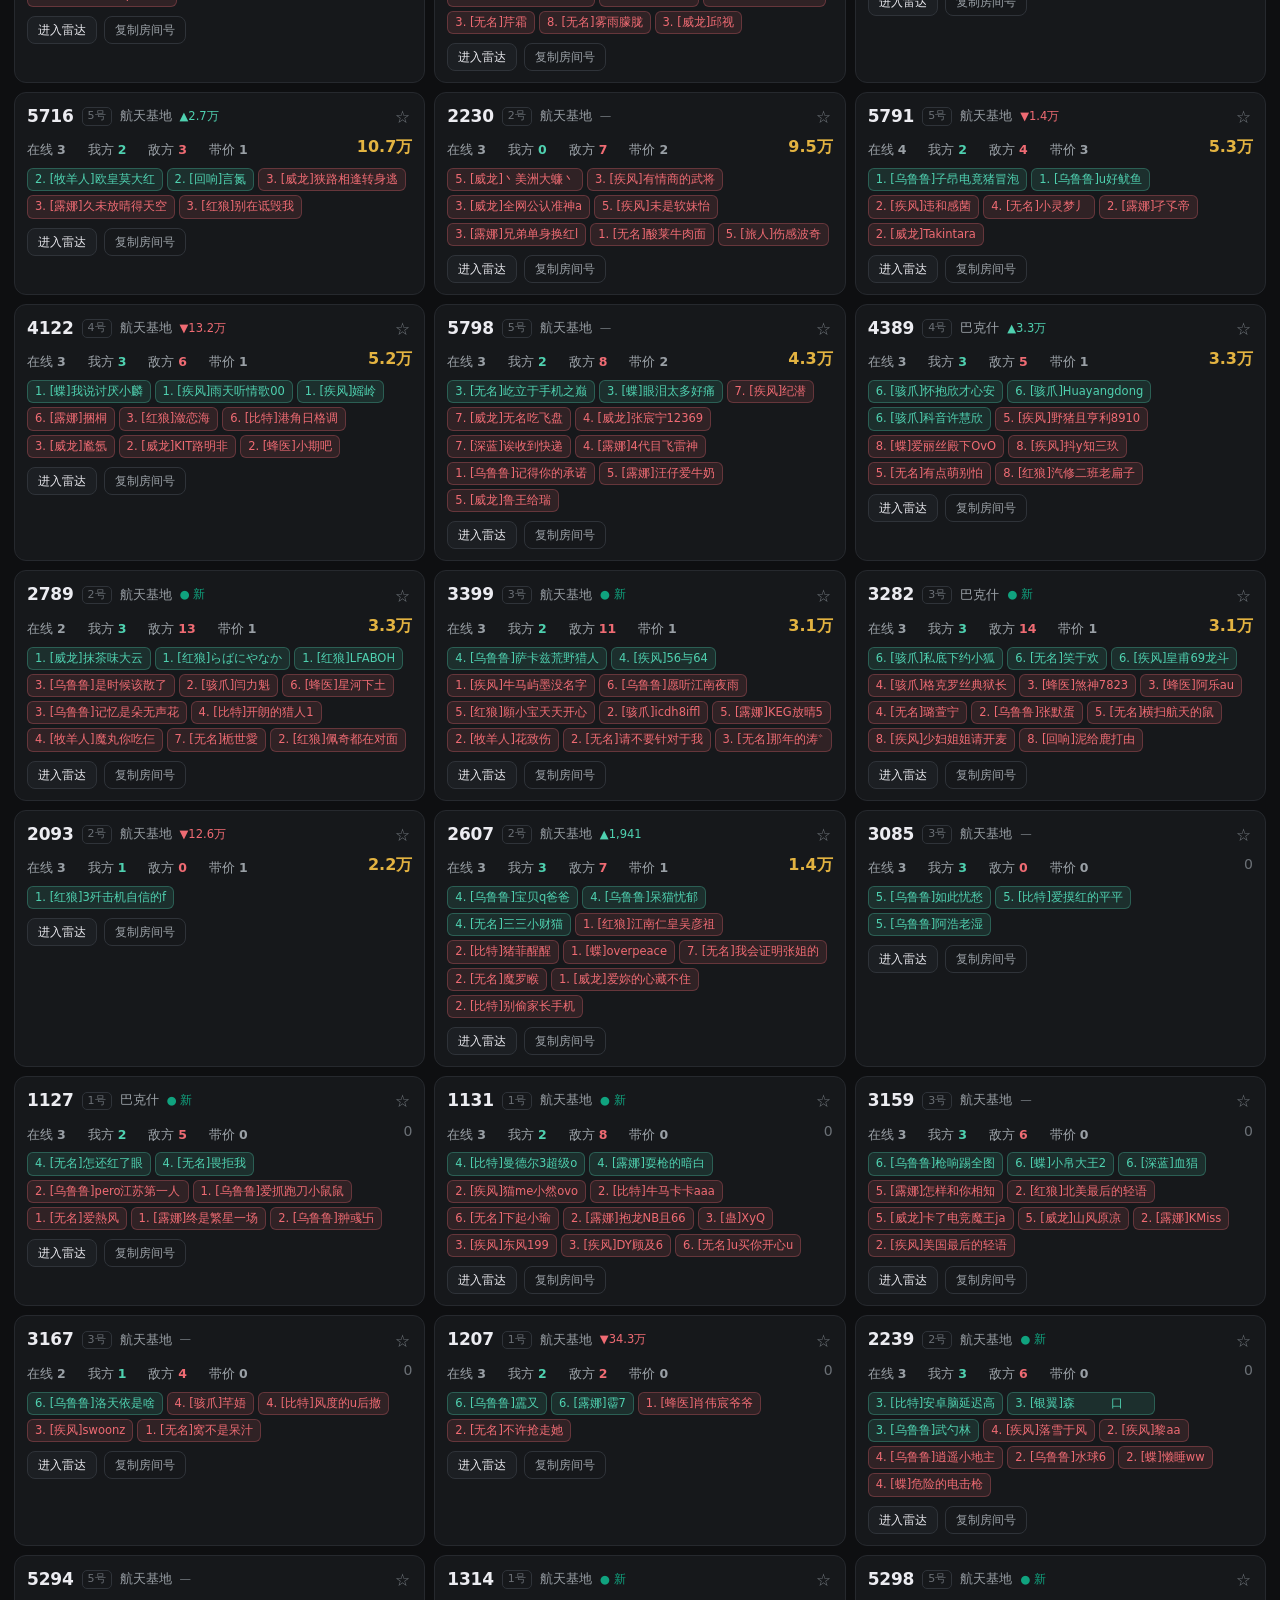
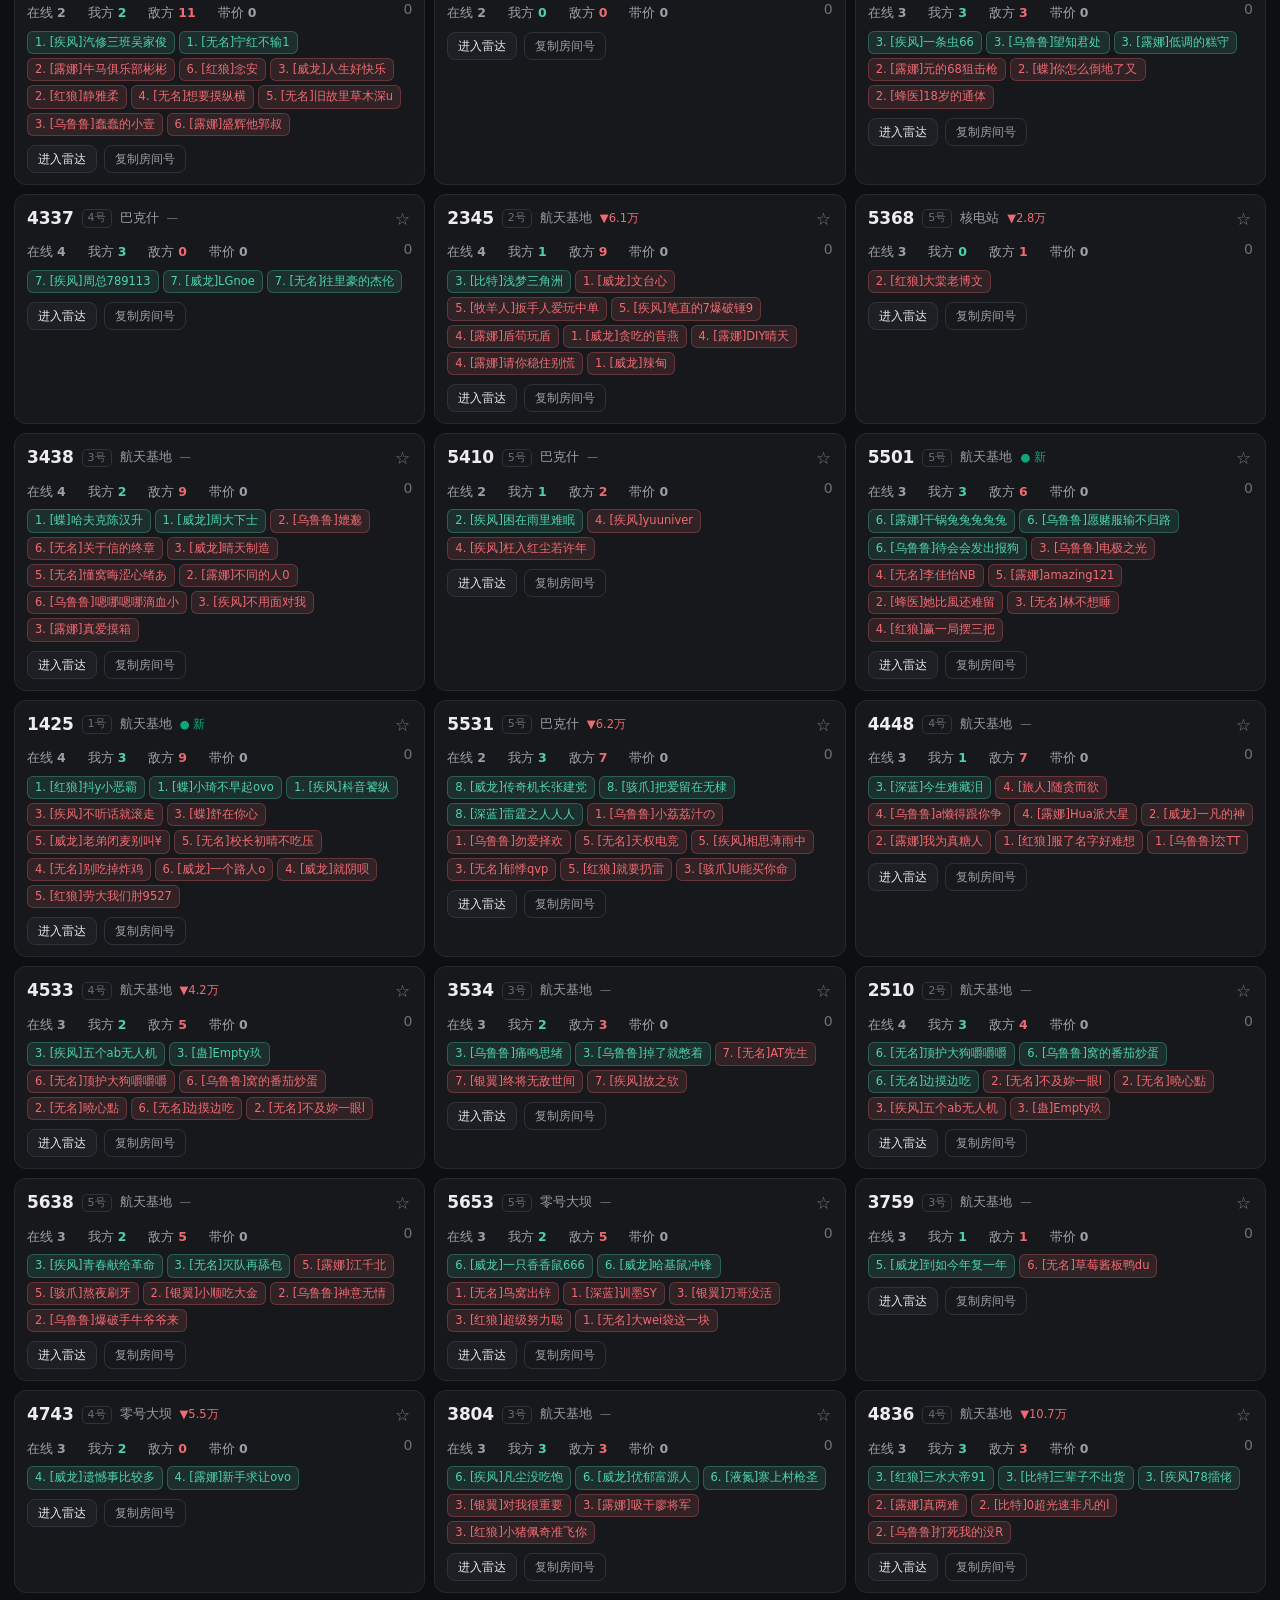
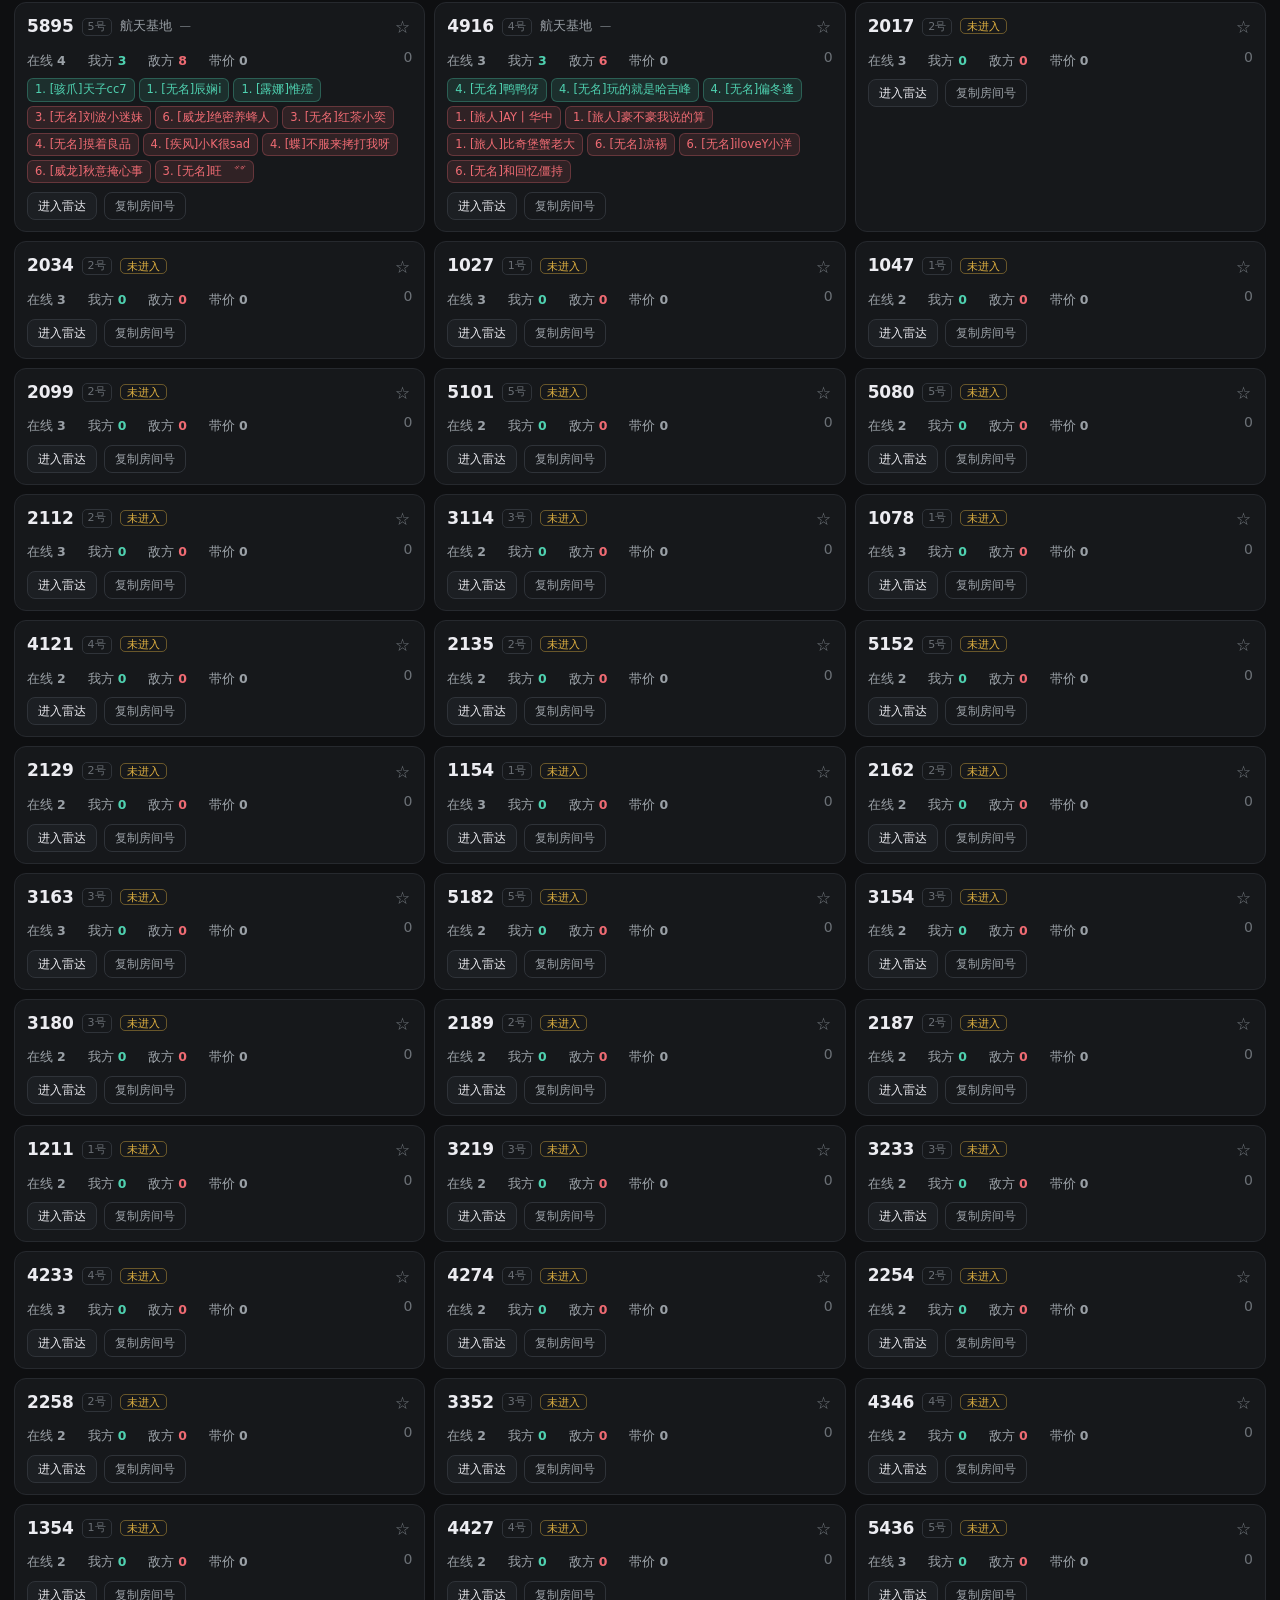
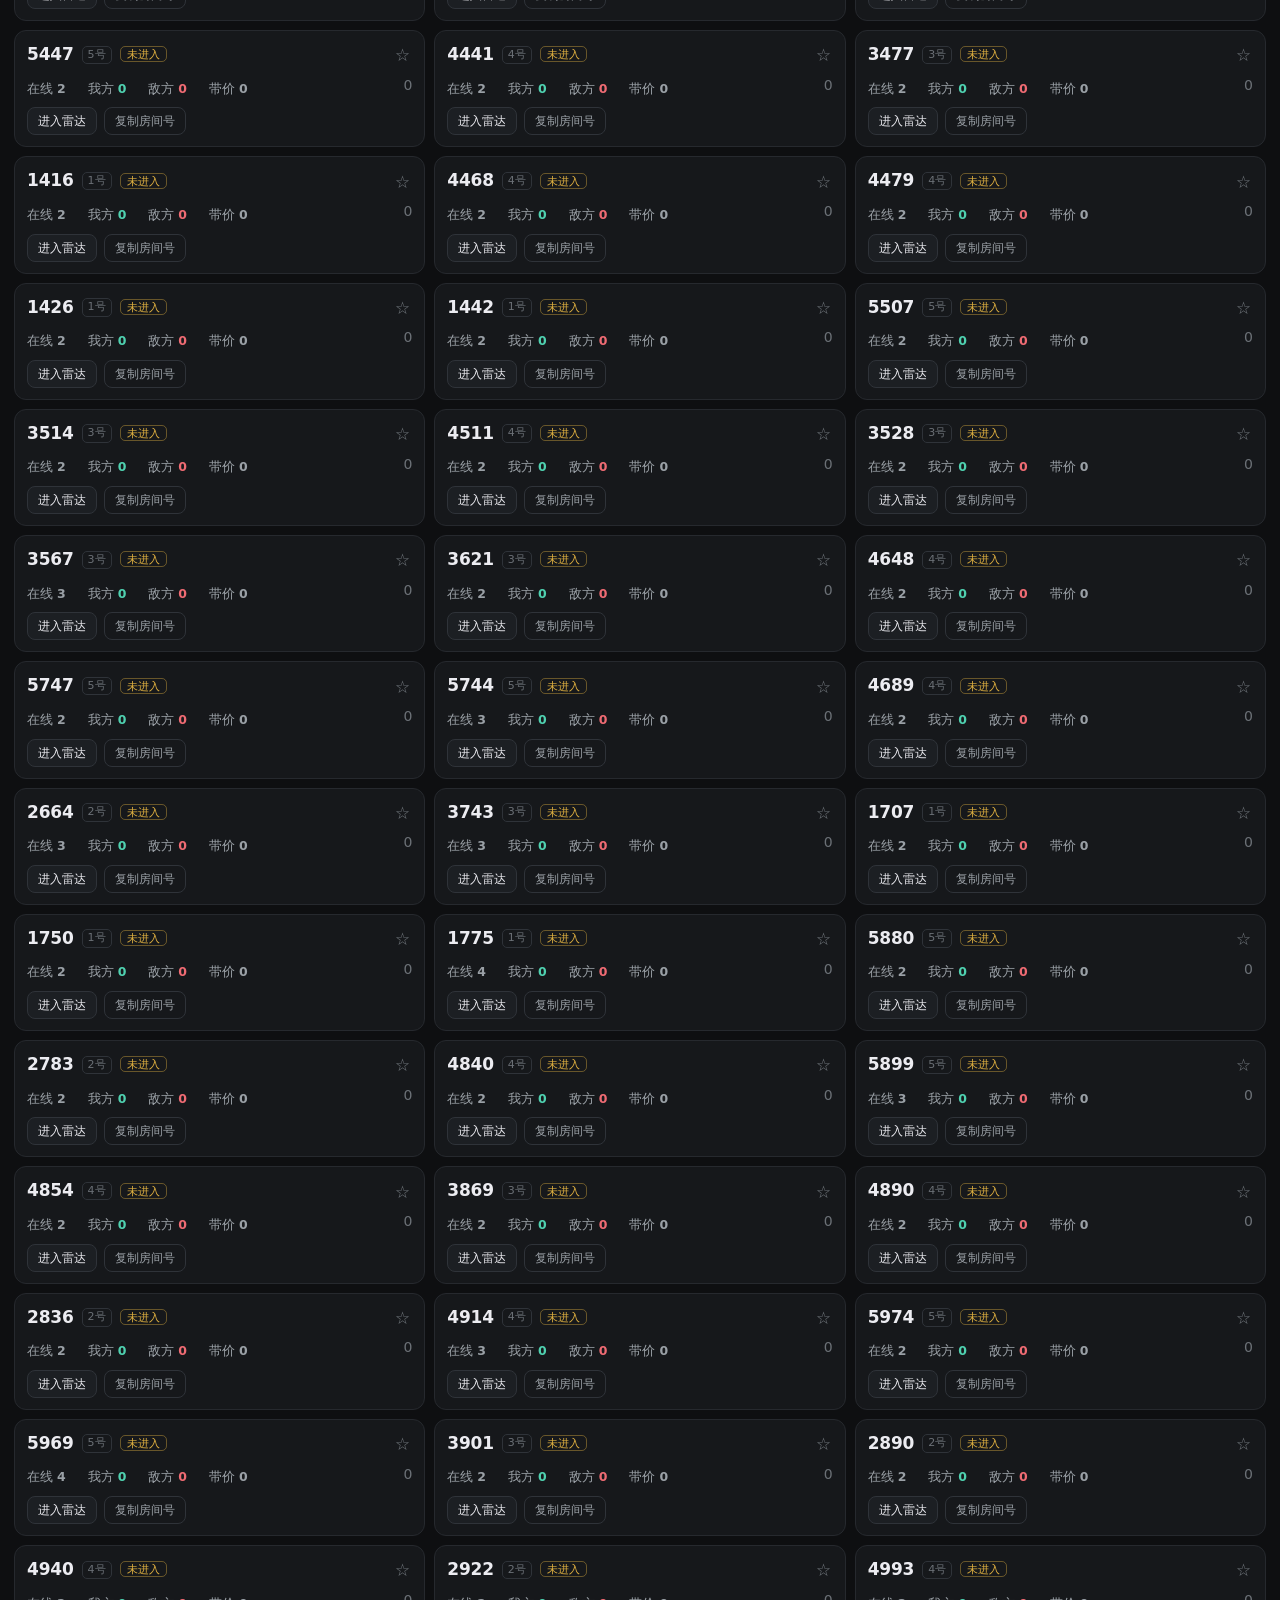
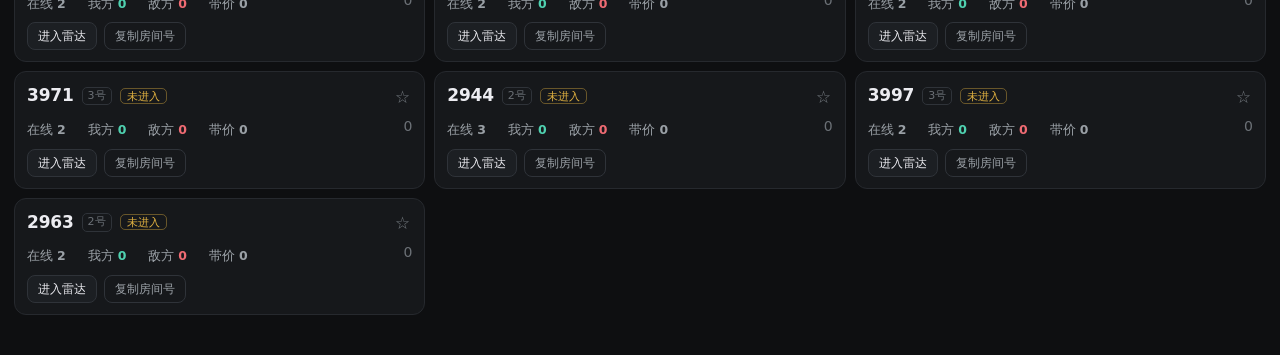
<file: radar/admin.html>
<!doctype html>
<html lang="zh-CN">
<head>
<meta charset="utf-8">
<meta name="viewport" content="width=device-width, initial-scale=1, viewport-fit=cover">
<meta name="theme-color" content="#0e0f11">
<title>DFM · 控制台</title>
<style>
  :root{
    --bg:#0e0f11; --card:#16181b; --card2:#1c1f23; --line:#26292e; --line2:#2f3339;
    --fg:#ececf1; --dim:#9aa0a6; --dim2:#6b7076;
    --accent:#10a37f; --accent2:#0e9070; --accent-soft:rgba(16,163,127,.13);
    --accent-line:rgba(16,163,127,.38);
    --ally:#4fd1b0; --enemy:#ef6b73; --gold:#e3b341;
    --r:12px; --r2:8px;
    --font:-apple-system,BlinkMacSystemFont,"PingFang SC","Microsoft YaHei",system-ui,"Segoe UI",sans-serif;
  }
  *{box-sizing:border-box;-webkit-tap-highlight-color:transparent}
  body{
    margin:0;background:var(--bg);color:var(--fg);min-height:100vh;
    font:14px/1.5 var(--font);-webkit-font-smoothing:antialiased;
    padding-bottom:env(safe-area-inset-bottom);
  }
  /* ---------- 顶栏 ---------- */
  header{
    position:sticky;top:0;z-index:20;background:rgba(14,15,17,.94);
    backdrop-filter:saturate(140%) blur(12px);-webkit-backdrop-filter:saturate(140%) blur(12px);
    border-bottom:1px solid var(--line);
    padding:calc(10px + env(safe-area-inset-top)) 14px 10px;
  }
  .top{display:flex;align-items:center;gap:8px;flex-wrap:wrap}
  h1{margin:0;font-size:15px;font-weight:600;white-space:nowrap}
  h1 i{font-style:normal;color:var(--accent)}
  .spacer{flex:1}
  .btn{
    display:inline-flex;align-items:center;gap:5px;border:1px solid var(--line2);
    background:var(--card2);color:var(--fg);border-radius:var(--r2);
    padding:6px 11px;font:inherit;font-size:13px;cursor:pointer;transition:.14s;
  }
  .btn:hover{background:#23272c}
  .btn.primary{background:var(--accent);border-color:transparent;color:#fff;font-weight:600}
  .btn.primary:hover{background:var(--accent2)}
  .btn.ghost{background:transparent;color:var(--dim)}
  .btn.on{border-color:var(--accent-line);color:var(--accent);background:var(--accent-soft)}
  .btn:disabled{opacity:.45}
  .searchwrap{position:relative;flex:1 1 180px;min-width:140px}
  .searchwrap input{
    width:100%;padding:7px 11px 7px 30px;font:inherit;font-size:13.5px;
    background:var(--card2);border:1px solid var(--line2);border-radius:var(--r2);
    color:var(--fg);outline:none;transition:.14s;
  }
  .searchwrap input:focus{border-color:var(--accent-line);box-shadow:0 0 0 3px var(--accent-soft)}
  .searchwrap::before{content:"⌕";position:absolute;left:10px;top:50%;transform:translateY(-50%);
    font-size:15px;color:var(--dim2);pointer-events:none}
  /* ---------- 概览 ---------- */
  .stats{display:grid;grid-template-columns:repeat(auto-fit,minmax(76px,1fr));gap:8px;padding:11px 14px 0}
  .st{background:var(--card);border:1px solid var(--line);border-radius:var(--r2);padding:8px 10px}
  .st b{display:block;font-size:17px;font-weight:650;font-variant-numeric:tabular-nums;line-height:1.25}
  .st span{font-size:11px;color:var(--dim)}
  .st.ally b{color:var(--ally)} .st.enemy b{color:var(--enemy)} .st.val b{color:var(--gold)}
  /* ---------- 迷你趋势 ---------- */
  .spark{margin:10px 14px 0;background:var(--card);border:1px solid var(--line);
    border-radius:var(--r2);padding:9px 11px;display:flex;align-items:center;gap:10px}
  .spark canvas{flex:1;height:34px;display:block}
  .spark .lbl{font-size:11px;color:var(--dim);white-space:nowrap}
  /* ---------- 地图聚合 ---------- */
  .maps{display:flex;gap:8px;overflow-x:auto;padding:11px 14px 0;scrollbar-width:none}
  .maps::-webkit-scrollbar{display:none}
  .mapcard{flex:none;background:var(--card);border:1px solid var(--line);border-radius:var(--r2);
    padding:7px 11px;min-width:96px;cursor:pointer;transition:.14s}
  .mapcard:hover{border-color:var(--line2);background:var(--card2)}
  .mapcard.on{border-color:var(--accent-line);background:var(--accent-soft)}
  .mapcard b{display:block;font-size:13px;font-weight:600}
  .mapcard span{font-size:11px;color:var(--dim)}
  /* ---------- 筛选 ---------- */
  .filters{display:flex;gap:7px;overflow-x:auto;padding:11px 14px;scrollbar-width:none}
  .filters::-webkit-scrollbar{display:none}
  .chip{flex:none;border:1px solid var(--line2);background:var(--card2);color:var(--dim);
    border-radius:999px;padding:5px 12px;font-size:12.5px;cursor:pointer;white-space:nowrap;transition:.14s}
  .chip.on{background:var(--accent-soft);border-color:var(--accent-line);color:var(--accent);font-weight:600}
  .adv{display:flex;gap:10px;align-items:center;flex-wrap:wrap;padding:0 14px 10px;font-size:12px;color:var(--dim)}
  .adv input[type=range]{width:130px;accent-color:var(--accent)}
  .adv select{background:var(--card2);color:var(--fg);border:1px solid var(--line2);
    border-radius:6px;padding:3px 7px;font:inherit;font-size:12px;outline:none}
  .srcbar{display:flex;align-items:center;gap:8px;padding:0 14px 10px;font-size:11.5px;color:var(--dim2);flex-wrap:wrap}
  .dot{width:7px;height:7px;border-radius:50%;background:var(--accent);flex:none}
  .dot.off{background:var(--dim2)}
  /* ---------- 列表 ---------- */
  .list{padding:2px 14px 40px;display:grid;gap:9px}
  @media(min-width:900px){.list{grid-template-columns:repeat(auto-fill,minmax(400px,1fr))}}
  .room{background:var(--card);border:1px solid var(--line);border-radius:var(--r);
    padding:11px 12px;transition:.14s;position:relative}
  .room:hover{border-color:var(--line2);background:var(--card2)}
  .room.star{border-color:rgba(227,179,65,.45)}
  .room.hot::after{content:"";position:absolute;left:0;top:10px;bottom:10px;width:2px;
    border-radius:2px;background:var(--gold)}
  .r1{display:flex;align-items:center;gap:8px;flex-wrap:wrap}
  .rno{font-size:17px;font-weight:650;font-variant-numeric:tabular-nums;letter-spacing:-.2px}
  .node{font-size:11px;color:var(--dim2);border:1px solid var(--line2);border-radius:5px;padding:0 5px}
  .map{font-size:12.5px;color:var(--dim)}
  .star-btn{margin-left:auto;background:none;border:none;font-size:15px;cursor:pointer;
    color:var(--dim2);padding:0 2px;line-height:1}
  .star-btn.on{color:var(--gold)}
  .val{font-size:16px;font-weight:650;color:var(--gold);font-variant-numeric:tabular-nums}
  .val.zero{color:var(--dim2);font-weight:500;font-size:14px}
  .delta{font-size:11.5px;font-variant-numeric:tabular-nums}
  .delta.up{color:var(--ally)} .delta.down{color:var(--enemy)} .delta.new{color:var(--accent)}
  .r2{display:flex;gap:12px;margin-top:7px;font-size:12.5px;color:var(--dim);flex-wrap:wrap}
  .r2 u{text-decoration:none;font-weight:600;font-variant-numeric:tabular-nums}
  .r2 .a u{color:var(--ally)} .r2 .e u{color:var(--enemy)}
  .names{display:flex;flex-wrap:wrap;gap:4px;margin-top:8px}
  .nm{font-size:11.5px;padding:2px 7px;border-radius:6px;max-width:100%;
    overflow:hidden;text-overflow:ellipsis;white-space:nowrap}
  .nm.a{color:var(--ally);background:rgba(79,209,176,.12);border:1px solid rgba(79,209,176,.3)}
  .nm.e{color:var(--enemy);background:rgba(239,107,115,.12);border:1px solid rgba(239,107,115,.28)}
  .badge{font-size:10.5px;padding:1px 6px;border-radius:5px;border:1px solid var(--line2);color:var(--dim2)}
  .badge.not{border-color:rgba(227,179,65,.4);color:var(--gold)}
  .acts{display:flex;gap:7px;margin-top:9px}
  .acts .btn{padding:4px 10px;font-size:12px}
  /* ---------- 表格视图 ---------- */
  .tablewrap{display:none;padding:0 14px 40px;overflow:auto}
  table{width:100%;border-collapse:collapse;font-size:13px}
  th,td{padding:7px 9px;text-align:left;border-bottom:1px solid var(--line);white-space:nowrap}
  th{position:sticky;top:0;background:var(--card);color:var(--dim);font-weight:500;font-size:11.5px;z-index:2}
  th.sortable{cursor:pointer} th.sortable:hover{color:var(--fg)}
  td.num{text-align:right;font-variant-numeric:tabular-nums}
  tbody tr:hover{background:var(--card2)} tbody tr{cursor:pointer}
  body.tableview .list{display:none}
  body.tableview .tablewrap{display:block}
  /* ---------- 其他 ---------- */
  .empty{padding:56px 20px;text-align:center;color:var(--dim2)}
  .empty .big{font-size:28px;margin-bottom:10px;opacity:.5}
  .toast{position:fixed;left:50%;bottom:34px;transform:translateX(-50%) translateY(16px);
    background:var(--accent);color:#fff;font-weight:600;font-size:13.5px;padding:8px 18px;
    border-radius:999px;opacity:0;transition:.2s;z-index:60;pointer-events:none}
  .toast.show{opacity:1;transform:translateX(-50%) translateY(0)}
  .warnbox{margin:0 14px 10px;padding:9px 12px;border-radius:var(--r2);
    background:rgba(227,179,65,.1);border:1px solid rgba(227,179,65,.32);color:var(--gold);font-size:12.5px}
</style>
</head>
<body>

<header>
  <div class="top">
    <h1>DFM <i>· 控制台</i></h1>
    <div class="spacer"></div>
    <button class="btn ghost" id="sound" title="高价值提醒">🔔 提醒</button>
    <button class="btn ghost" id="csv">导出 CSV</button>
    <button class="btn ghost" id="viewBtn"><span id="viewTxt">表格</span></button>
    <button class="btn primary" id="reload">刷新</button>
  </div>
  <div class="top" style="margin-top:9px">
    <div class="searchwrap"><input id="q" placeholder="搜房间号 / 玩家名 / 地图" autocomplete="off"></div>
    <label class="btn ghost"><input type="checkbox" id="auto" checked style="accent-color:var(--accent)"> 自动 20s</label>
  </div>
</header>

<div class="stats">
  <div class="st"><b id="cActive">–</b><span>有数据</span></div>
  <div class="st"><b id="cNot">–</b><span>未进入</span></div>
  <div class="st ally"><b id="cAlly">–</b><span>我方玩家</span></div>
  <div class="st enemy"><b id="cEnemy">–</b><span>敌方玩家</span></div>
  <div class="st val"><b id="cTotal">–</b><span>总价值</span></div>
  <div class="st"><b id="cPeers">–</b><span>在线人次</span></div>
</div>

<div class="spark">
  <span class="lbl">总价值趋势</span>
  <canvas id="spark" width="600" height="68"></canvas>
  <span class="lbl" id="sparkTxt">—</span>
</div>

<div class="maps" id="maps"></div>

<div class="filters">
  <button class="chip on" data-f="all">全部</button>
  <button class="chip" data-f="star">⭐ 关注</button>
  <button class="chip" data-f="players">有玩家</button>
  <button class="chip" data-f="ally">我方≥1</button>
  <button class="chip" data-f="enemy">有敌方</button>
  <button class="chip" data-f="rich">价值≥50万</button>
  <button class="chip" data-f="up">价值上涨</button>
  <button class="chip" data-f="notentered">未进入</button>
</div>

<div class="adv">
  <span>最低价值</span>
  <input type="range" id="minVal" min="0" max="2000000" step="50000" value="0">
  <b id="minValTxt" style="color:var(--fg)">0</b>
  <span>我方人数</span>
  <select id="minAlly"><option value="0">不限</option><option value="1">≥1</option>
    <option value="2">≥2</option><option value="3">≥3</option></select>
</div>

<div class="srcbar">
  <i class="dot" id="srcDot"></i><span id="src">加载中…</span><span id="cost"></span>
</div>

<div id="notice"></div>
<div class="list" id="list"><div class="empty">加载中…</div></div>

<div class="tablewrap">
  <table>
    <thead><tr>
      <th class="sortable" data-k="room">房间</th>
      <th class="sortable" data-k="node">节点</th>
      <th class="sortable" data-k="map">地图</th>
      <th class="sortable num" data-k="peers">在线</th>
      <th class="sortable num" data-k="na">我方</th>
      <th class="sortable num" data-k="ne">敌方</th>
      <th>我方玩家</th>
      <th class="sortable num" data-k="items">带价</th>
      <th class="sortable num" data-k="total">总价值</th>
      <th class="sortable num" data-k="delta">趋势</th>
    </tr></thead>
    <tbody id="rows"></tbody>
  </table>
</div>

<div class="toast" id="toast">已复制</div>

<script>
(function(){
  "use strict";
  var $=function(id){return document.getElementById(id);};
  function esc(s){ return String(s==null?"":s).replace(/[&<>"']/g,function(c){
    return {"&":"&amp;","<":"&lt;",">":"&gt;",'"':"&quot;","'":"&#39;"}[c]; }); }
  function wan(v){ v=v||0;
    if(v>=10000) return (v/10000).toFixed(v>=1000000?0:1).replace(/\.0$/,"")+"万";
    return v.toLocaleString("en-US"); }
  function full(v){ return (v||0).toLocaleString("en-US"); }

  var rows=[], counts={}, history=[], filter="all", mapFilter="", sortKey="total", sortAsc=false;
  var stars={}, alertOn=false, seen={};

  /* ---------- 关注列表 ---------- */
  try{ stars = JSON.parse(localStorage.getItem("dfm_stars")||"{}")||{}; }catch(e){ stars={}; }
  function saveStars(){ try{ localStorage.setItem("dfm_stars", JSON.stringify(stars)); }catch(e){} }

  /* ---------- 提醒 ---------- */
  var MIN_ALERT = 500000;
  function beep(){
    try{
      var C = window.AudioContext || window.webkitAudioContext; if(!C) return;
      var c = new C(), o = c.createOscillator(), g = c.createGain();
      o.type = "sine"; o.frequency.value = 880;
      g.gain.setValueAtTime(.001, c.currentTime);
      g.gain.exponentialRampToValueAtTime(.25, c.currentTime + .02);
      g.gain.exponentialRampToValueAtTime(.001, c.currentTime + .35);
      o.connect(g); g.connect(c.destination); o.start(); o.stop(c.currentTime + .36);
      setTimeout(function(){ try{ c.close(); }catch(e){} }, 600);
    }catch(e){}
  }
  function notify(room, val){
    beep();
    toast("⭐ " + room + " 值得关注 · " + wan(val));
    try{
      if(window.Notification && Notification.permission === "granted"){
        new Notification("DFM 雷达提醒", { body: room + " 号房间价值 " + full(val), tag: "dfm-"+room });
      }
    }catch(e){}
  }

  /* ---------- 数据 ---------- */
  function load(){
    fetch("./rooms.json?_="+Date.now(),{cache:"no-store"})
      .then(function(r){ if(!r.ok) throw new Error("HTTP "+r.status); return r.json(); })
      .then(function(d){
        rows=(d.active||[]).concat(d.notentered||[]);
        counts=d.counts||{}; history=d.history||[];
        $("srcDot").className="dot";
        $("src").textContent="服务端扫描 · "+(d.generated_at||"");
        $("cost").textContent=d.cost_seconds?("· 耗时 "+d.cost_seconds+"s"):"";
        $("notice").innerHTML="";
        checkAlerts(d.active||[]);
        paint(); renderSpark(); renderMaps(); render();
      })
      .catch(function(e){
        $("srcDot").className="dot off";
        $("src").textContent="读不到 rooms.json（"+e.message+"）";
        $("notice").innerHTML='<div class="warnbox">服务端扫描暂时不可用，确认服务器上的 <b>radar-scan</b> 服务在运行。</div>';
        if(!rows.length) $("list").innerHTML='<div class="empty"><div class="big">🛰️</div>暂无数据</div>';
      });
  }

  function checkAlerts(list){
    if(!alertOn) return;
    list.forEach(function(r){
      var key = r.room + "@" + (r.total||0);
      if((r.total||0) >= MIN_ALERT && !seen[key] && (r.isnew || (r.delta||0) > 0)){
        if(!seen[r.room] || (r.delta||0) > 0){
          seen[r.room] = 1; notify(r.room, r.total);
        }
      }
      seen[key]=1;
    });
  }

  function paint(){
    var peers=0,ally=0,enemy=0,total=0;
    rows.forEach(function(r){ if(r.status==="active"){
      peers+=r.peers||0; ally+=r.na||0; enemy+=r.ne||0; total+=r.total||0; }});
    $("cActive").textContent=counts.active||0;
    $("cNot").textContent=counts.notentered||0;
    $("cAlly").textContent=ally; $("cEnemy").textContent=enemy;
    $("cTotal").textContent=wan(total); $("cPeers").textContent=peers;
  }

  function renderSpark(){
    var c=$("spark"); if(!c) return;
    var vals=history.map(function(h){return h.value||0;});
    var ctx=c.getContext("2d");
    var W=c.width,H=c.height;
    ctx.clearRect(0,0,W,H);
    if(vals.length<2){ $("sparkTxt").textContent="—"; return; }
    var mx=Math.max.apply(null,vals), mn=Math.min.apply(null,vals);
    var span=(mx-mn)||1, pad=6;
    ctx.strokeStyle="rgba(16,163,127,.9)"; ctx.lineWidth=2; ctx.lineJoin="round";
    ctx.beginPath();
    vals.forEach(function(v,i){
      var x=pad+(W-2*pad)*i/(vals.length-1);
      var y=H-pad-(H-2*pad)*(v-mn)/span;
      i?ctx.lineTo(x,y):ctx.moveTo(x,y);
    });
    ctx.stroke();
    var last=vals[vals.length-1], prev=vals[vals.length-2];
    var d=last-prev;
    $("sparkTxt").innerHTML = wan(last) + ' <span class="delta '+(d>=0?"up":"down")+'">'+
      (d>=0?"▲":"▼")+wan(Math.abs(d))+'</span>';
  }

  function renderMaps(){
    var agg={};
    rows.forEach(function(r){ if(r.status!=="active") return;
      var m=r.map||"未知"; agg[m]=agg[m]||{n:0,v:0,best:0};
      agg[m].n++; agg[m].v+=r.total||0; agg[m].best=Math.max(agg[m].best,r.total||0); });
    var list=Object.keys(agg).map(function(k){return {m:k,o:agg[k]};})
                   .sort(function(a,b){ return b.o.v-a.o.v; });
    var h='<div class="mapcard'+(mapFilter?"":" on")+'" data-map=""><b>全部地图</b><span>'+
          counts.active+' 房 · '+wan(list.reduce(function(s,x){return s+x.o.v;},0))+'</span></div>';
    h+=list.map(function(x){
      return '<div class="mapcard'+(mapFilter===x.m?" on":"")+'" data-map="'+esc(x.m)+'">'+
             '<b>'+esc(x.m)+'</b><span>'+x.o.n+' 房 · '+wan(x.o.v)+' · 最高 '+wan(x.o.best)+'</span></div>';
    }).join("");
    $("maps").innerHTML=h;
  }

  function visible(){
    var q=($("q").value||"").trim().toLowerCase();
    var minV=parseInt($("minVal").value,10)||0;
    var minA=parseInt($("minAlly").value,10)||0;
    return rows.filter(function(r){
      if(mapFilter && r.map!==mapFilter) return false;
      if(filter==="star" && !stars[r.room]) return false;
      if(filter==="players" && !((r.na||0)+(r.ne||0))) return false;
      if(filter==="ally" && !(r.na>0)) return false;
      if(filter==="enemy" && !(r.ne>0)) return false;
      if(filter==="rich" && !((r.total||0)>=500000)) return false;
      if(filter==="up" && !((r.delta||0)>0)) return false;
      if(filter==="notentered" && r.status!=="notentered") return false;
      if(minV && (r.total||0)<minV) return false;
      if(minA && (r.na||0)<minA) return false;
      if(!q) return true;
      if(String(r.room).indexOf(q)>=0) return true;
      if((r.map||"").toLowerCase().indexOf(q)>=0) return true;
      return (r.an||[]).concat(r.en||[]).some(function(n){
        return String(n).toLowerCase().indexOf(q)>=0; });
    }).sort(function(a,b){
      var sa=stars[a.room]?1:0, sb=stars[b.room]?1:0;
      if(sa!==sb) return sb-sa;                       // 关注的置顶
      var x=a[sortKey], y=b[sortKey];
      if(sortKey==="room"){ x=+x; y=+y; }
      if(typeof x==="string"){ return sortAsc?(x>y?1:-1):(x<y?1:-1); }
      return sortAsc?((x||0)-(y||0)):((y||0)-(x||0));
    });
  }

  function deltaHtml(r){
    if(r.isnew) return '<span class="delta new">● 新</span>';
    var d=r.delta;
    if(d==null) return '';
    if(d===0) return '<span class="delta" style="color:var(--dim2)">—</span>';
    return '<span class="delta '+(d>0?"up":"down")+'">'+(d>0?"▲":"▼")+wan(Math.abs(d))+'</span>';
  }

  function render(){
    var list=visible();
    if(!list.length){
      $("list").innerHTML='<div class="empty"><div class="big">🔎</div>没有匹配的房间</div>';
    }else{
      $("list").innerHTML=list.slice(0,500).map(function(r){
        var not=r.status==="notentered";
        var hot=(r.total||0)>=500000;
        var names="";
        (r.an||[]).slice(0,8).forEach(function(n){ names+='<span class="nm a">'+esc(n)+'</span>'; });
        (r.en||[]).slice(0,8).forEach(function(n){ names+='<span class="nm e">'+esc(n)+'</span>'; });
        return '<div class="room'+(hot?" hot":"")+(stars[r.room]?" star":"")+'" data-room="'+r.room+'">'+
          '<div class="r1">'+
            '<span class="rno">'+r.room+'</span>'+
            '<span class="node">'+r.node+'号</span>'+
            '<span class="map">'+(not?'<span class="badge not">未进入</span>':esc(r.map||"?"))+'</span>'+
            deltaHtml(r)+
            '<button class="star-btn'+(stars[r.room]?" on":"")+'" data-star="'+r.room+'">'+
              (stars[r.room]?"★":"☆")+'</button>'+
          '</div>'+
          '<div class="r1" style="margin-top:5px">'+
            '<span class="r2"><span>在线 <u>'+(r.peers||0)+'</u></span>'+
            '<span class="a" style="margin-left:10px">我方 <u>'+(r.na||0)+'</u></span>'+
            '<span class="e" style="margin-left:10px">敌方 <u>'+(r.ne||0)+'</u></span>'+
            '<span style="margin-left:10px">带价 <u>'+(r.items||0)+'</u></span></span>'+
            '<span class="val'+(r.total?"":" zero")+'" style="margin-left:auto">'+wan(r.total)+'</span>'+
          '</div>'+
          (names?'<div class="names">'+names+'</div>':'')+
          '<div class="acts">'+
            '<button class="btn" data-open="'+r.room+'">进入雷达</button>'+
            '<button class="btn ghost" data-copy="'+r.room+'">复制房间号</button>'+
          '</div>'+
        '</div>';
      }).join("");
    }
    $("rows").innerHTML=list.slice(0,600).map(function(r){
      var not=r.status==="notentered";
      var an=(r.an||[]).map(function(n){return '<span class="nm a">'+esc(n)+'</span>';}).join(" ");
      return '<tr data-room="'+r.room+'">'+
        '<td><b>'+r.room+'</b>'+(stars[r.room]?" ⭐":"")+'</td><td>'+r.node+'</td>'+
        '<td>'+(not?"未进入":esc(r.map||"?"))+'</td>'+
        '<td class="num">'+(r.peers||0)+'</td>'+
        '<td class="num" style="color:var(--ally)">'+(r.na||0)+'</td>'+
        '<td class="num" style="color:var(--enemy)">'+(r.ne||0)+'</td>'+
        '<td>'+an+'</td><td class="num">'+(r.items||0)+'</td>'+
        '<td class="num" style="color:var(--gold)"><b>'+full(r.total)+'</b></td>'+
        '<td class="num">'+deltaHtml(r)+'</td></tr>';
    }).join("");
  }

  function toast(msg){
    var t=$("toast"); t.textContent=msg; t.classList.add("show");
    setTimeout(function(){ t.classList.remove("show"); }, 1300);
  }
  function copy(text){
    try{ navigator.clipboard.writeText(text); return true; }catch(e){
      try{ var ta=document.createElement("textarea"); ta.value=text;
        document.body.appendChild(ta); ta.select(); document.execCommand("copy");
        document.body.removeChild(ta); return true; }catch(__){ return false; }
    }
  }

  /* ---------- CSV 导出 ---------- */
  function exportCsv(){
    var list=visible();
    var head=["房间","节点","地图","在线","我方","敌方","带价物品","总价值","变化","我方玩家","敌方玩家"];
    var lines=[head.join(",")];
    list.forEach(function(r){
      var cells=[r.room,r.node,r.status==="notentered"?"未进入":(r.map||""),
        r.peers||0,r.na||0,r.ne||0,r.items||0,r.total||0,
        r.isnew?"新":(r.delta==null?"":r.delta),
        (r.an||[]).join(" / "),(r.en||[]).join(" / ")];
      lines.push(cells.map(function(c){
        c=String(c==null?"":c);
        return /[",\n]/.test(c) ? '"'+c.replace(/"/g,'""')+'"' : c;
      }).join(","));
    });
    var blob=new Blob(["\ufeff"+lines.join("\r\n")],{type:"text/csv;charset=utf-8"});
    var a=document.createElement("a");
    a.href=URL.createObjectURL(blob);
    a.download="dfm_rooms_"+new Date().toISOString().slice(0,19).replace(/[:T]/g,"")+".csv";
    document.body.appendChild(a); a.click(); document.body.removeChild(a);
    toast("已导出 "+list.length+" 行");
  }

  /* ---------- 事件 ---------- */
  $("reload").addEventListener("click", function(){ load(); toast("已刷新"); });
  $("csv").addEventListener("click", exportCsv);
  $("q").addEventListener("input", render);
  $("viewBtn").addEventListener("click", function(){
    document.body.classList.toggle("tableview");
    $("viewTxt").textContent = document.body.classList.contains("tableview")?"卡片":"表格";
    render();
  });
  $("minVal").addEventListener("input", function(){
    var v=parseInt(this.value,10)||0;
    $("minValTxt").textContent = v?wan(v):"0";
    render();
  });
  $("minAlly").addEventListener("change", render);
  $("sound").addEventListener("click", function(){
    if(!alertOn){
      alertOn=true; this.classList.add("on"); this.textContent="🔔 提醒已开";
      try{ if(window.Notification && Notification.permission==="default") Notification.requestPermission(); }catch(e){}
      beep(); toast("高价值房间提醒已开启（≥50万）");
    }else{
      alertOn=false; this.classList.remove("on"); this.textContent="🔔 提醒";
      toast("提醒已关闭");
    }
  });
  document.querySelectorAll(".chip").forEach(function(c){
    c.addEventListener("click", function(){
      document.querySelectorAll(".chip").forEach(function(x){x.classList.remove("on");});
      c.classList.add("on"); filter=c.getAttribute("data-f"); render();
    });
  });
  $("maps").addEventListener("click", function(e){
    var el=e.target.closest(".mapcard"); if(!el) return;
    mapFilter = el.getAttribute("data-map") || "";
    renderMaps(); render();
  });
  document.querySelectorAll("th.sortable").forEach(function(th){
    th.addEventListener("click", function(){
      var k=th.getAttribute("data-k");
      if(sortKey===k) sortAsc=!sortAsc; else { sortKey=k; sortAsc=false; }
      render();
    });
  });
  $("list").addEventListener("click", function(e){
    var star=e.target.closest("[data-star]");
    if(star){ var id=star.getAttribute("data-star");
      if(stars[id]) delete stars[id]; else stars[id]=1;
      saveStars(); render(); toast(stars[id]?"已关注 "+id:"已取消关注 "+id); return; }
    var open=e.target.closest("[data-open]");
    if(open){ window.open("index.html?room="+open.getAttribute("data-open"), "_blank"); return; }
    var cp=e.target.closest("[data-copy]");
    if(cp){ copy(cp.getAttribute("data-copy")); toast("房间号 "+cp.getAttribute("data-copy")+" 已复制"); return; }
    var card=e.target.closest(".room");
    if(card){ copy(card.getAttribute("data-room")); toast("房间号 "+card.getAttribute("data-room")+" 已复制"); }
  });
  $("rows").addEventListener("click", function(e){
    var tr=e.target.closest("tr[data-room]"); if(!tr) return;
    copy(tr.getAttribute("data-room")); toast("房间号 "+tr.getAttribute("data-room")+" 已复制");
  });

  function tick(){ if($("auto").checked) load(); setTimeout(tick, 20000); }
  load();
  setTimeout(tick, 20000);
})();
</script>
</body>
</html>
</file>
<file: radar/styles.css>
@charset "UTF-8";

:root {
  color-scheme: dark;
  --bg: #101518;
  --surface: #181f23;
  --surface-raised: #20292e;
  --line: #303b40;
  --text: #edf3f3;
  --muted: #a2b0b6;
  --accent: #7ce4cd;
  --accent-ink: #102e28;
  --warning: #efc17e;
  --danger: #ff8590;
  font-family: "Segoe UI", "PingFang SC", "Microsoft YaHei", system-ui, sans-serif;
  font-size: 100%;
  font-synthesis: none;
  -webkit-font-smoothing: antialiased;
}
* { box-sizing: border-box; }
[hidden] { display: none !important; }
body { margin: 0; background: var(--bg); color: var(--text); }
button, input { font: inherit; }
button, a, input { -webkit-tap-highlight-color: transparent; }
button { cursor: pointer; touch-action: manipulation; }
button:disabled { cursor: default; opacity: .35; }
button:focus-visible, a:focus-visible { outline: 2px solid var(--accent); outline-offset: 5px; }
a { color: inherit; text-decoration: none; }
h1, h2, p { margin: 0; }
svg { fill: none; stroke: currentColor; stroke-width: 1.6; stroke-linecap: round; stroke-linejoin: round; }
.icon-library { position: absolute; width: 0; height: 0; overflow: hidden; }
.icon { width: 22px; height: 22px; flex-shrink: 0; }
.brand { display: inline-flex; align-items: center; gap: 12px; font-size: 1.125rem; font-weight: 750; letter-spacing: .06em; white-space: nowrap; }
.brand-icon { width: 30px; height: 30px; color: var(--accent); }
.brand-divider { margin: 0 12px; color: #52616a; font-weight: 400; }
.brand-subtitle { font-size: .8125rem; font-weight: 550; letter-spacing: .15em; color: var(--muted); }
.eyebrow { font-size: .75rem; font-weight: 600; letter-spacing: .15em; color: var(--muted); }

/* A room invitation is the only first-screen workflow. */
.entry-screen {
  min-height: 100vh; min-height: 100svh;
  display: flex; flex-direction: column;
  padding: max(30px, env(safe-area-inset-top)) max(40px, env(safe-area-inset-right)) max(24px, env(safe-area-inset-bottom)) max(40px, env(safe-area-inset-left));
  background: radial-gradient(ellipse at 50% 35%, #1b2b2d 0, transparent 57%), var(--bg);
}
.entry-header, .entry-footer { display: flex; align-items: center; justify-content: space-between; gap: 24px; }
.entry-meta { color: var(--muted); font-size: .8125rem; letter-spacing: .06em; }
.entry-main { flex: 1; display: grid; place-items: center; padding: 48px 0; }
.join-card { width: min(100%, 420px); }
.entry-emblem { width: 56px; height: 56px; display: grid; place-items: center; border: 1px solid #3b5c55; border-radius: 16px; color: var(--accent); background: #203731; margin-bottom: 30px; box-shadow: 0 10px 40px #0002; }
.entry-emblem svg { width: 30px; height: 30px; }
.join-card .eyebrow { color: var(--accent); margin-bottom: 12px; }
.join-card h1 { font-size: clamp(1.75rem, 4vw, 2.25rem); font-weight: 650; line-height: 1.35; letter-spacing: .025em; }
.entry-description { color: var(--muted); line-height: 1.75; margin-top: 12px; }
#room-form { margin-top: 38px; }
.room-label { display: block; color: #c3ced1; font-size: .875rem; margin-bottom: 12px; }
.code-field { position: relative; border-radius: 12px; }
.code-slots { display: grid; grid-template-columns: repeat(4, minmax(0, 1fr)); gap: 12px; }
.code-slot { display: grid; place-items: center; height: 86px; border: 1px solid #3a484e; border-radius: 12px; background: #1c252a; font-family: Consolas, "SFMono-Regular", monospace; font-size: 2.25rem; color: var(--text); transition: border-color .15s, background .15s, box-shadow .15s; }
.code-slot:empty::after { content: ""; width: 10px; height: 2px; border-radius: 2px; background: #6e7f87; }
.code-field:focus-within .code-slot.is-active { border-color: var(--accent); background: #213530; box-shadow: 0 0 0 3px #7ce4cd14; }
.code-field.is-invalid .code-slot { border-color: var(--danger); }
.code-input { position: absolute; inset: 0; width: 100%; height: 100%; border: 0; outline: 0; padding: 0; background: transparent; color: transparent; caret-color: transparent; font-size: 2rem; opacity: 1; }
.code-input::selection { background: transparent; color: transparent; }
.form-message { min-height: 2.625rem; padding: 10px 0; color: var(--danger); font-size: .875rem; line-height: 1.6; }
.join-button { width: 100%; min-height: 56px; padding: 14px 20px; display: flex; align-items: center; justify-content: center; gap: 12px; color: var(--accent-ink); background: var(--accent); border: 1px solid transparent; border-radius: 12px; font-weight: 700; transition: background .15s, transform .15s; }
.join-button:not(:disabled):hover { background: #a2f2e0; }
.join-button:not(:disabled):active { transform: translateY(1px); }
.join-button:disabled { opacity: .75; cursor: progress; }
.spinner { display: none; width: 20px; height: 20px; border: 2px solid #102e2840; border-top-color: var(--accent-ink); border-radius: 50%; animation: spin 1s linear infinite; }
.join-button[aria-busy="true"] .spinner { display: inline-block; }
.join-button[aria-busy="true"] .join-arrow { display: none; }
.room-hint { margin-top: 16px; font-size: .875rem; color: var(--muted); text-align: center; line-height: 1.7; }
.entry-note { display: flex; align-items: center; justify-content: center; gap: 14px; margin-top: 36px; font-size: .8125rem; color: #a1b2b7; }
.note-line { flex: 1; height: 1px; background: var(--line); }
.entry-footer { font-size: .75rem; font-weight: 550; letter-spacing: .13em; color: #93a5ad; }
.noscript-notice { position: fixed; inset: auto 16px 16px; padding: 16px; border: 1px solid var(--danger); background: var(--surface); text-align: center; }

/* Full-bleed working surface with edge-mounted controls. */
.radar-screen { height: 100vh; height: 100dvh; min-height: 280px; display: flex; flex-direction: column; overflow: hidden; }
.radar-header { position: relative; z-index: 500; display: grid; grid-template-columns: repeat(3, minmax(0, 1fr)); align-items: center; gap: 24px; min-height: 80px; padding: max(16px, env(safe-area-inset-top)) max(24px, env(safe-area-inset-right)) 16px max(24px, env(safe-area-inset-left)); background: #151c20; border-bottom: 1px solid var(--line); }
.map-heading { display: grid; grid-template-columns: minmax(0, 1fr) auto; justify-self: center; max-width: 100%; align-items: center; gap: 4px 12px; min-width: 0; }
.map-heading .eyebrow { grid-column: 1 / -1; font-size: .75rem; letter-spacing: .06em; }
.map-heading h1 { font-size: 1.125rem; line-height: 1.4; font-weight: 650; overflow: hidden; text-overflow: ellipsis; white-space: nowrap; outline: none; }
.auto-badge { padding: 3px 7px; border-radius: 5px; background: #23352f; color: #a1d7c9; font-size: .75rem; white-space: nowrap; }
.room-actions { display: flex; align-items: center; justify-content: flex-end; gap: 18px; }
.room-badge { display: flex; align-items: center; gap: 10px; font-size: .875rem; color: var(--muted); }
.room-badge strong { color: var(--text); font-family: Consolas, "SFMono-Regular", monospace; font-size: 1.25rem; letter-spacing: .14em; font-weight: 550; }
.leave-button { min-height: 44px; border: 1px solid var(--line); border-radius: 9px; background: transparent; color: #c1cdd1; padding: 9px 12px; display: flex; align-items: center; gap: 6px; font-size: .875rem; }
.leave-button:hover { background: #2e2329; color: #ffa2aa; border-color: #75434d; }
.radar-workspace { flex: 1; min-height: 0; position: relative; isolation: isolate; background-color: #121a1e; background-image: linear-gradient(#a0ccda06 1px, transparent 1px), linear-gradient(90deg, #a0ccda06 1px, transparent 1px); background-size: 48px 48px; }
.view-bar { display: flex; align-items: center; flex-wrap: wrap; gap: 10px 24px; padding: 8px max(16px, env(safe-area-inset-right)) 8px max(16px, env(safe-area-inset-left)); border-bottom: 1px solid var(--line); background: #151c20; z-index: 450; }
.view-switch { display: flex; gap: 4px; padding: 3px; background: #0d1418; border: 1px solid var(--line); border-radius: 9px; }
.view-switch button { min-height: 40px; padding: 8px 18px; border: 0; border-radius: 6px; color: var(--muted); background: transparent; font-size: .875rem; white-space: nowrap; }
.view-switch button[aria-pressed="true"] { background: #27443d; color: #b2f3e4; box-shadow: inset 0 0 0 1px #477265; }
.model-options { display: flex; align-items: center; flex-wrap: wrap; gap: 12px 20px; font-size: .875rem; color: var(--muted); }
.model-options label { display: flex; align-items: center; gap: 8px; min-height: 40px; white-space: nowrap; }
.model-options select { font: inherit; color: var(--text); background: var(--surface-raised); border: 1px solid #506067; border-radius: 5px; min-height: 36px; }
.model-options input { width: 18px; height: 18px; accent-color: var(--accent); }
.ally-view-control { display: flex; align-items: center; gap: 8px; min-width: 0; }
.ally-view-control select { max-width: min(17rem, 65vw); text-overflow: ellipsis; }
.visually-hidden { position: absolute; width: 1px; height: 1px; padding: 0; margin: -1px; overflow: hidden; clip-path: inset(50%); white-space: nowrap; border: 0; }
#model-gesture { font-size: .8125rem; }
.model-map { position: absolute; inset: 0; z-index: 0; overflow: hidden; }
.model-map canvas { display: block; width: 100%; height: 100%; touch-action: none; }
.model-labels { position: absolute; inset: 0; pointer-events: none; overflow: hidden; }
.model-entity-label { position: absolute; top: 0; left: 0; max-width: min(260px, 65vw); padding: 2px 5px; background: #101820dd; border: 1px solid; border-radius: 4px; font-size: .875rem; white-space: pre; overflow: hidden; text-overflow: ellipsis; will-change: transform; }
.model-loading { position: absolute; z-index: 210; left: 50%; top: 50%; transform: translate(-50%,-50%); width: min(420px, calc(100% - 110px)); max-height: 75%; overflow: auto; padding: 24px; }
.model-loading strong { display: block; font-size: 1rem; font-weight: 600; line-height: 1.6; overflow-wrap: anywhere; }
.model-loading progress { width: 100%; height: 7px; margin: 16px 0; accent-color: var(--accent); }
.model-loading p { color: var(--muted); font-size: .875rem; line-height: 1.6; }
.coordinate-notice { position: absolute; z-index: 401; top: 82px; left: 20px; max-width: min(32rem, calc(100% - 110px)); padding: 10px 14px; font-size: .875rem; line-height: 1.6; color: #f7d6a6; background: #332a1ef2; border: 1px solid #665136; border-radius: 8px; }
.model-stats { flex-basis: 100%; font-size: .8125rem; line-height: 1.5; text-shadow: 0 1px 4px #000; color: #c0d3d7; }
.model-stats:empty { display: none; }
.radar-map { position: absolute; inset: 0; z-index: 0; background: transparent; }
.surface { border: 1px solid #425058; background: #1a2327ed; border-radius: 12px; box-shadow: 0 8px 28px #0003; backdrop-filter: blur(16px); -webkit-backdrop-filter: blur(16px); }
.connection-hud { position: absolute; z-index: 400; top: 20px; left: max(20px, env(safe-area-inset-left)); display: flex; align-items: center; gap: 9px; max-width: calc(100% - 96px); padding: 12px 15px; font-size: .875rem; line-height: 1.4; }
.status-dot { width: 7px; height: 7px; flex-shrink: 0; border-radius: 50%; background: var(--warning); }
.status-dot[data-tone="live"] { background: var(--accent); box-shadow: 0 0 0 4px #7ce4cd16; }
.status-dot[data-tone="error"] { background: var(--danger); }
.map-notice { position: absolute; z-index: 401; top: 82px; left: max(20px, env(safe-area-inset-left)); right: 88px; width: fit-content; max-width: 32rem; padding: 10px 14px; color: #f7d6a6; background: #332a1ef2; border: 1px solid #665136; border-radius: 8px; font-size: .875rem; line-height: 1.6; }
.map-empty { position: absolute; z-index: 200; inset: 0; display: flex; flex-direction: column; align-items: center; justify-content: center; padding: 100px 80px 124px; text-align: center; background: #121a1ef0; }
.empty-symbol { width: 72px; height: 72px; display: grid; place-items: center; color: #88b5af; background: #20302f; border: 1px solid #36534d; border-radius: 20px; margin-bottom: 24px; }
.empty-symbol svg { width: 38px; height: 38px; }
.map-empty h2 { font-size: 1.25rem; font-weight: 600; line-height: 1.5; }
.map-empty p { margin-top: 10px; max-width: 28rem; color: var(--muted); line-height: 1.8; overflow-wrap: anywhere; }
.secondary-button { min-height: 44px; padding: 10px 16px; background: var(--surface-raised); border: 1px solid var(--line); border-radius: 8px; color: var(--text); margin-top: 20px; }
.map-tools { position: absolute; z-index: 400; top: 20px; right: max(20px, env(safe-area-inset-right)); padding: 5px; display: flex; flex-direction: column; align-items: center; gap: 3px; }
.tool-button { border: 0; background: transparent; color: #d4e2e4; width: 44px; height: 44px; display: grid; place-items: center; border-radius: 7px; }
.tool-button:not(:disabled):hover { background: #34464a; color: #aeffe9; }
.tool-button:not(:disabled):active { background: #3b5854; }
.tool-divider { height: 1px; width: 26px; background: var(--line); margin: 3px 0; }
.radar-bottom { position: absolute; z-index: 400; bottom: max(20px, env(safe-area-inset-bottom)); left: max(20px, env(safe-area-inset-left)); right: max(20px, env(safe-area-inset-right)); display: flex; flex-wrap: wrap; align-items: flex-end; justify-content: space-between; gap: 16px; pointer-events: none; }
.legend, .session-meta { pointer-events: auto; }
.legend { padding: 16px 20px; display: flex; flex-wrap: wrap; align-items: center; gap: 26px; }
.legend-item { display: flex; align-items: center; gap: 8px; font-size: .875rem; color: #bacacf; white-space: nowrap; }
.legend-item strong { color: var(--text); font-family: Consolas, monospace; font-size: .9375rem; font-weight: 550; min-width: 1ch; font-variant-numeric: tabular-nums; }
.marker-key { width: 8px; height: 8px; flex-shrink: 0; border: 1px solid #ffffffa0; border-radius: 50%; }
.key-ally { background: #7ce4cd; }
.key-player { background: #ff5252; }
.key-bot { background: #f8fafc; }
.key-item { width: 7px; height: 7px; border-radius: 1px; border-color: #f2cc79; background: #f2cc79; transform: rotate(45deg); }
.session-meta { display: flex; flex-wrap: wrap; align-items: center; gap: 12px; color: var(--muted); padding: 14px 16px; font-size: .8125rem; }
.online-count { display: inline-flex; align-items: center; gap: 8px; }
.online-count .icon { width: 17px; height: 17px; }
.online-count strong { font-weight: 550; color: var(--text); }
.meta-divider { width: 1px; height: 14px; background: #425058; }
.radar-label.leaflet-tooltip {
  background: #11191fe8;
  color: #edf3f3;
  border: 1px solid #59676f;
  border-radius: 5px;
  padding: 3px 7px;
  box-shadow: 0 2px 6px #0006;
  font: 500 .8125rem/1.4 "Segoe UI", "Microsoft YaHei", sans-serif;
  /* Leaflet's absolute tooltip pane has no intrinsic width: never shrink names into character columns. */
  width: max-content;
  max-width: min(260px, 65vw);
  writing-mode: horizontal-tb;
  white-space: nowrap;
  word-break: normal;
  overflow-wrap: normal;
  overflow: hidden;
  text-overflow: ellipsis;
}
.radar-label.leaflet-tooltip::before { display: none; }
.radar-label.item-label { padding: 8px 11px; font-size: .875rem; white-space: pre; }
.leaflet-container { font: inherit; touch-action: none; }
.leaflet-container:focus-visible { outline: 2px solid var(--accent); outline-offset: -3px; }
.leaflet-tooltip-pane { pointer-events: none; }

@keyframes spin { to { transform: rotate(360deg); } }
@media (max-width: 900px) {
  .radar-header { grid-template-columns: auto minmax(0, 1fr) auto; gap: 22px; }
  .map-heading { justify-self: start; }
  .radar-brand > span { display: none; }
  .legend { gap: 16px; padding: 14px 16px; }
  .session-meta { gap: 8px; padding: 14px 12px; }
}
@media (max-width: 600px) {
  .view-bar { gap: 4px; padding: 6px 12px; }
  .view-switch { width: 100%; }
  .view-switch button { flex: 1; padding-inline: 8px; }
  .model-options { gap: 4px 14px; }
  #model-gesture { display: none; }
  .coordinate-notice { top: 68px; left: 12px; }
  .model-loading { padding: 16px; }
  .entry-screen { padding: max(22px, env(safe-area-inset-top)) max(24px, env(safe-area-inset-right)) max(20px, env(safe-area-inset-bottom)) max(24px, env(safe-area-inset-left)); }
  .entry-meta { display: none; }
  .entry-main { padding: 42px 0; }
  .entry-emblem { margin-bottom: 26px; }
  .entry-description { font-size: .9375rem; }
  .code-slots { gap: 10px; }
  .code-slot { height: 76px; }
  .radar-header { grid-template-columns: minmax(0, 1fr) auto; gap: 14px; padding: max(12px, env(safe-area-inset-top)) max(16px, env(safe-area-inset-right)) 12px max(16px, env(safe-area-inset-left)); min-height: 76px; }
  .radar-brand { display: none; }
  .map-heading { grid-template-columns: minmax(0, auto); gap: 4px; }
  .map-heading h1 { font-size: 1rem; }
  .auto-badge { display: none; }
  .room-actions { gap: 10px; }
  .room-badge { flex-direction: column; gap: 1px; font-size: .75rem; }
  .room-badge strong { font-size: 1.125rem; }
  .leave-button { width: 44px; justify-content: center; padding: 9px; }
  .leave-button span { display: none; }
  .connection-hud { top: 12px; left: max(12px, env(safe-area-inset-left)); padding: 11px 12px; font-size: .875rem; }
  .map-notice { top: 68px; left: max(12px, env(safe-area-inset-left)); right: 76px; }
  .map-tools { top: 12px; right: max(12px, env(safe-area-inset-right)); }
  .map-empty { padding: 86px 76px 120px 24px; }
  .map-empty h2 { font-size: 1.125rem; }
  .map-empty p { font-size: .875rem; }
  .empty-symbol { width: 60px; height: 60px; margin-bottom: 18px; }
  .radar-bottom { bottom: max(12px, env(safe-area-inset-bottom)); left: max(12px, env(safe-area-inset-left)); right: max(12px, env(safe-area-inset-right)); flex-direction: column-reverse; align-items: stretch; gap: 8px; }
  .legend { width: 100%; justify-content: space-between; gap: 10px; padding: 15px 14px; }
  .legend-item { gap: 6px; font-size: .875rem; }
  .session-meta { align-self: flex-start; padding: 8px 11px; font-size: .75rem; border-radius: 8px; }
}
@media (max-width: 360px) {
  .entry-screen { padding-left: 20px; padding-right: 20px; }
  .legend { display: grid; grid-template-columns: repeat(2, auto); gap: 10px 18px; }
}
@media (max-height: 500px) and (orientation: landscape) {
  .view-bar { padding-block: 3px; }
  .view-switch button { min-height: 34px; padding-block: 5px; }
  #model-gesture, .model-stats { display: none; }
  .radar-header { min-height: 58px; padding-top: max(8px, env(safe-area-inset-top)); padding-bottom: 8px; }
  .map-heading { display: flex; }
  .map-heading .eyebrow, .auto-badge { display: none; }
  .map-tools { top: 12px; flex-direction: row; }
  .tool-divider { height: 24px; width: 1px; margin: 0 3px; }
  .radar-bottom { bottom: max(10px, env(safe-area-inset-bottom)); }
  .legend { padding: 12px 14px; }
  .map-empty { padding: 72px 32px 82px; }
  .empty-symbol { display: none; }
}
@media (prefers-reduced-motion: reduce) {
  *, *::before, *::after { animation: none !important; transition: none !important; scroll-behavior: auto !important; }
}
</file>
<file: radar/theme.css>
/* ==========================================================================
   DFM 雷达 · 主题（轻便高效的 AI 工具风）
   必须在官方 styles.css 之后加载。
   做法：覆盖官方 CSS 变量 + 克制的质感修饰；不改变任何官方布局。
   设计原则：中性灰阶 · 1px 细描边 · 无发光 · 无重渐变 · 8px 间距节奏
   ========================================================================== */
:root {
  color-scheme: dark;

  /* ---- 官方变量（覆盖）---- */
  --bg: #0e0f11;
  --surface: #16181b;
  --surface-raised: #1c1f23;
  --line: #26292e;
  --text: #ececf1;
  --muted: #9aa0a6;
  --accent: #10a37f;
  --accent-ink: #ffffff;
  --warning: #e0a44a;
  --danger: #e5646b;

  /* ---- 面板共用令牌 ---- */
  --dfm-bg: #0e0f11;
  --dfm-card: #16181b;
  --dfm-card-2: #1c1f23;
  --dfm-line: #26292e;
  --dfm-line-2: #2f3339;
  --dfm-text: #ececf1;
  --dfm-muted: #9aa0a6;
  --dfm-muted-2: #6b7076;
  --dfm-accent: #10a37f;
  --dfm-accent-soft: rgba(16, 163, 127, .13);
  --dfm-accent-line: rgba(16, 163, 127, .38);
  --dfm-accent-ink: #ffffff;
  --dfm-ally: #4fd1b0;
  --dfm-enemy: #ef6b73;
  --dfm-gold: #e3b341;
  --dfm-radius: 12px;
  --dfm-radius-sm: 8px;
  --dfm-shadow: 0 6px 24px rgba(0, 0, 0, .38);
  --dfm-font: -apple-system, BlinkMacSystemFont, "PingFang SC", "Microsoft YaHei",
              system-ui, "Segoe UI", sans-serif;
}

/* ---------- 全局：干净、无装饰 ---------- */
html { background: var(--bg); }
body {
  background: var(--bg) !important;
  font-family: var(--dfm-font);
  -webkit-font-smoothing: antialiased;
}

/* 玻璃质感全部去掉，换成实色 + 细描边 */
.surface,
.radar-header,
.view-bar,
.entry-screen,
.join-card,
.radar-bottom > * {
  backdrop-filter: none !important;
  -webkit-backdrop-filter: none !important;
}

/* ==========================================================================
   入场页
   ========================================================================== */
.join-card {
  border: 1px solid var(--dfm-line) !important;
  box-shadow: 0 10px 40px rgba(0, 0, 0, .4);
  animation: dfmRise .32s cubic-bezier(.2,.8,.3,1) both;
}
@keyframes dfmRise {
  from { opacity: 0; transform: translateY(8px); }
  to   { opacity: 1; transform: none; }
}
.entry-emblem { filter: none; }

/* 房间号输入 */
.code-field:focus-within {
  border-color: var(--dfm-accent-line) !important;
  box-shadow: 0 0 0 3px var(--dfm-accent-soft);
}
.code-slot {
  background: var(--dfm-card-2);
  border-radius: 8px;
  transition: background .14s, border-color .14s;
}
.code-slot.is-active {
  background: var(--dfm-accent-soft);
  border-color: var(--dfm-accent-line) !important;
}

/* 主按钮：实色，无渐变 */
.join-button, .join-button:not(:disabled) {
  background: var(--dfm-accent) !important;
  color: #fff !important;
  border: none !important;
  box-shadow: none;
  border-radius: 10px;
  font-weight: 600;
  transition: background .14s, transform .14s;
}
.join-button:not(:disabled):hover { background: #0e9070 !important; }
.join-button:not(:disabled):active { transform: scale(.985); }

/* ==========================================================================
   顶栏 / 视图切换
   ========================================================================== */
.radar-header, .view-bar {
  border-bottom: 1px solid var(--dfm-line) !important;
  background: var(--surface) !important;
}
.view-switch button[aria-pressed="true"],
.view-switch .is-active {
  background: var(--dfm-accent-soft) !important;
  color: var(--accent) !important;
  box-shadow: inset 0 0 0 1px var(--dfm-accent-line);
}

/* ==========================================================================
   图例 / 统计 / 工具
   ========================================================================== */
.legend-item {
  background: var(--dfm-card-2);
  border: 1px solid var(--dfm-line);
  border-radius: 999px;
  padding: 3px 10px;
}
.marker-key { box-shadow: none; }

.map-tools button {
  background: var(--surface-raised) !important;
  border: 1px solid var(--dfm-line) !important;
  box-shadow: 0 2px 8px rgba(0, 0, 0, .3);
  border-radius: 10px;
  transition: background .14s, border-color .14s;
}
.map-tools button:hover {
  background: #23272c !important;
  border-color: var(--dfm-line-2) !important;
  transform: none;
}

#connection-dot { box-shadow: none; }

/* ==========================================================================
   通用：焦点 / 滚动条 / 选中
   ========================================================================== */
:focus-visible {
  outline: 2px solid var(--dfm-accent-line);
  outline-offset: 2px;
  border-radius: 8px;
}
::selection { background: var(--dfm-accent-soft); color: var(--dfm-text); }

* { scrollbar-width: thin; scrollbar-color: #2f3339 transparent; }
*::-webkit-scrollbar { width: 8px; height: 8px; }
*::-webkit-scrollbar-thumb { background: #2f3339; border-radius: 8px; }
*::-webkit-scrollbar-thumb:hover { background: #3a3f45; }
*::-webkit-scrollbar-track { background: transparent; }

a, button, input, select, .surface, .legend-item {
  transition: color .14s, background .14s, border-color .14s;
}
</file>
<file: radar/value.css>
/* DFM 雷达 · 玩家价值面板（AI 工具风：干净 / 紧凑 / 无装饰） */
#dvp {
  position: fixed; right: 14px; bottom: 14px; z-index: 9000;
  width: 328px; max-width: calc(100vw - 28px);
  background: var(--dfm-card, #16181b);
  border: 1px solid var(--dfm-line, #26292e);
  border-radius: var(--dfm-radius, 12px);
  color: var(--dfm-text, #ececf1);
  font: 13px/1.5 var(--dfm-font, -apple-system, "PingFang SC", system-ui, sans-serif);
  box-shadow: var(--dfm-shadow, 0 6px 24px rgba(0,0,0,.38));
  overflow: hidden;
  animation: dvpIn .28s cubic-bezier(.2,.8,.3,1) both;
}
@keyframes dvpIn { from { opacity: 0; transform: translateY(8px); } to { opacity: 1; transform: none; } }
#dvp.dvp-collapsed #dvp-body { display: none; }

#dvp-head {
  display: flex; align-items: center; gap: 8px;
  padding: 11px 13px; cursor: pointer;
  background: transparent;
  border-bottom: 1px solid var(--dfm-line, #26292e);
}
#dvp-head b {
  flex: 1; font-weight: 600; font-size: 13px; letter-spacing: 0;
  color: var(--dfm-text, #ececf1);
}
#dvp-head span { color: var(--dfm-muted, #9aa0a6); font-size: 11.5px; }
#dvp-dot { width: 7px; height: 7px; border-radius: 50%; background: #3a3f45; flex: none; }
#dvp-dot.on { background: var(--dfm-accent, #10a37f); }
#dvp-dot.bad { background: var(--dfm-enemy, #ef6b73); }

#dvp-body { max-height: 52vh; overflow: auto; }

#dvp-total {
  display: flex; align-items: baseline; gap: 7px;
  padding: 13px 13px 8px;
}
#dvp-total em { font-style: normal; color: var(--dfm-muted, #9aa0a6); font-size: 11.5px; }
#dvp-total b {
  font-size: 22px; font-weight: 650; color: var(--dfm-text, #ececf1);
  font-variant-numeric: tabular-nums; letter-spacing: -.2px;
}

.dvp-sec { padding: 2px 13px 12px; }
.dvp-sec h4 {
  margin: 10px 0 6px; font-size: 11.5px; font-weight: 500;
  color: var(--dfm-muted, #9aa0a6);
  display: flex; justify-content: space-between; letter-spacing: .2px;
}
.dvp-row {
  display: flex; align-items: center; gap: 8px; padding: 6px 7px;
  border-radius: var(--dfm-radius-sm, 8px); transition: background .14s;
}
.dvp-row:hover { background: var(--dfm-card-2, #1c1f23); }
.dvp-row .dvp-name {
  flex: 1; min-width: 0; overflow: hidden; text-overflow: ellipsis; white-space: nowrap;
  color: var(--dfm-text, #ececf1);
}
.dvp-row .dvp-val {
  font-variant-numeric: tabular-nums; font-weight: 600;
  display: flex; flex-direction: column; align-items: flex-end; line-height: 1.25;
  white-space: nowrap;
}
.dvp-row .dvp-val em {
  font-style: normal; font-size: 10.5px; font-weight: 400;
  color: var(--dfm-muted-2, #6b7076);
}
.dvp-chip { width: 8px; height: 8px; border-radius: 2px; flex: none; }
.dvp-bar {
  height: 3px; border-radius: 2px; background: rgba(255,255,255,.07);
  margin-top: 4px; overflow: hidden;
}
.dvp-bar i { display: block; height: 100%; border-radius: 2px; }
.dvp-empty { color: var(--dfm-muted-2, #6b7076); padding: 10px 7px; font-size: 12px; }
.dvp-note {
  padding: 10px 13px; color: var(--dfm-muted-2, #6b7076); font-size: 11px;
  border-top: 1px solid var(--dfm-line, #26292e);
  display: flex; align-items: center; gap: 6px;
}
.dvp-tag {
  font-size: 10.5px; padding: 1px 5px; border-radius: 5px;
  border: 1px solid var(--dfm-line-2, #2f3339); color: var(--dfm-muted, #9aa0a6);
}
.dvp-tag.dvp-ally { color: var(--dfm-ally, #4fd1b0); border-color: rgba(79,209,176,.32); }
.dvp-tag.dvp-enemy { color: var(--dfm-enemy, #ef6b73); border-color: rgba(239,107,115,.3); }

#dvp select {
  background: var(--dfm-card-2, #1c1f23); color: var(--dfm-text, #ececf1);
  border: 1px solid var(--dfm-line-2, #2f3339); border-radius: 6px;
  padding: 2px 6px; font: inherit; font-size: 11px; outline: none;
}

@media (max-width: 720px) {
  #dvp { right: 8px; bottom: 8px; width: calc(50vw - 12px); }
  #dvp.dvp-exp { width: calc(100vw - 16px); }
  #dvp-body { max-height: 45vh; }
}
</file>
<file: radar/chat.css>
/* DFM 雷达 · 房间聊天（AI 工具风：干净 / 紧凑 / 无装饰） */
#dfc {
  position: fixed; left: 14px; bottom: 14px; z-index: 9001;
  width: 330px; max-width: calc(100vw - 28px);
  background: var(--dfm-card, #16181b);
  border: 1px solid var(--dfm-line, #26292e);
  border-radius: var(--dfm-radius, 12px);
  color: var(--dfm-text, #ececf1);
  font: 13px/1.5 var(--dfm-font, -apple-system, "PingFang SC", system-ui, sans-serif);
  box-shadow: var(--dfm-shadow, 0 6px 24px rgba(0,0,0,.38));
  overflow: hidden;
  display: flex; flex-direction: column;
  animation: dfcIn .28s cubic-bezier(.2,.8,.3,1) both;
}
@keyframes dfcIn { from { opacity: 0; transform: translateY(8px); } to { opacity: 1; transform: none; } }
#dfc.dfc-off { display: none; }
#dfc.dfc-collapsed #dfc-body { display: none; }

#dfc-head {
  display: flex; align-items: center; gap: 8px; padding: 11px 13px; cursor: pointer;
  background: transparent;
  border-bottom: 1px solid var(--dfm-line, #26292e);
}
#dfc-head b { flex: 1; font-weight: 600; font-size: 13px; letter-spacing: 0; }
#dfc-head .dfc-n { color: var(--dfm-muted, #9aa0a6); font-size: 11.5px; }
#dfc-dot { width: 7px; height: 7px; border-radius: 50%; background: #3a3f45; flex: none; }
#dfc-dot.on { background: var(--dfm-accent, #10a37f); }
#dfc-dot.bad { background: var(--dfm-enemy, #ef6b73); }

#dfc-body { display: flex; flex-direction: column; height: 300px; }
#dfc-list { flex: 1; overflow: auto; padding: 12px 13px 8px; }

.dfc-m {
  display: flex; gap: 8px; align-items: flex-start;
  margin: 0 0 11px; word-break: break-word;
}
.dfc-m.me { flex-direction: row-reverse; }
.dfc-av {
  width: 24px; height: 24px; border-radius: 50%; flex: none;
  display: grid; place-items: center; font-size: 11px; font-weight: 600;
  background: var(--dfm-card-2, #1c1f23); color: var(--dfm-muted, #9aa0a6);
  border: 1px solid var(--dfm-line-2, #2f3339);
}
.dfc-m.me .dfc-av {
  background: var(--dfm-accent-soft, rgba(16,163,127,.13));
  color: var(--dfm-accent, #10a37f);
  border-color: var(--dfm-accent-line, rgba(16,163,127,.38));
}
.dfc-col { min-width: 0; max-width: 82%; display: flex; flex-direction: column; }
.dfc-m.me .dfc-col { align-items: flex-end; }
.dfc-meta { font-size: 10.5px; color: var(--dfm-muted-2, #6b7076); margin: 0 3px 3px; }
.dfc-meta .who { color: var(--dfm-muted, #9aa0a6); }
.dfc-m.me .dfc-meta .who { color: var(--dfm-accent, #10a37f); font-weight: 600; }
.dfc-m.sys {
  display: block; text-align: center; color: var(--dfm-muted-2, #6b7076);
  font-size: 11px; margin: 9px 0;
}
.dfc-m .txt {
  word-break: break-word; padding: 6px 11px;
  border-radius: 12px 12px 12px 3px;
  background: var(--dfm-card-2, #1c1f23);
  border: 1px solid var(--dfm-line, #26292e);
  color: var(--dfm-text, #ececf1);
  display: inline-block;
}
.dfc-m.me .txt {
  border-radius: 12px 12px 3px 12px;
  background: var(--dfm-accent-soft, rgba(16,163,127,.13));
  border-color: var(--dfm-accent-line, rgba(16,163,127,.38));
  color: var(--dfm-text, #ececf1);
}

#dfc-foot {
  display: flex; gap: 7px; padding: 10px 11px;
  border-top: 1px solid var(--dfm-line, #26292e);
}
#dfc-input {
  flex: 1; min-width: 0;
  background: var(--dfm-card-2, #1c1f23);
  color: var(--dfm-text, #ececf1);
  border: 1px solid var(--dfm-line-2, #2f3339);
  border-radius: var(--dfm-radius-sm, 8px);
  padding: 8px 10px; font: inherit; outline: none;
  transition: border-color .14s, box-shadow .14s;
}
#dfc-input:focus {
  border-color: var(--dfm-accent-line, rgba(16,163,127,.38));
  box-shadow: 0 0 0 3px var(--dfm-accent-soft, rgba(16,163,127,.13));
}
#dfc-send {
  background: var(--dfm-accent, #10a37f); color: #fff;
  border: none; border-radius: var(--dfm-radius-sm, 8px); padding: 0 14px;
  font: inherit; font-weight: 600; cursor: pointer;
  transition: background .14s, transform .14s;
}
#dfc-send:hover { background: #0e9070; }
#dfc-send:active { transform: scale(.97); }
#dfc-send:disabled { opacity: .45; }
#dfc-name {
  background: var(--dfm-accent-soft, rgba(16,163,127,.13));
  color: var(--dfm-accent, #10a37f);
  border: 1px solid var(--dfm-accent-line, rgba(16,163,127,.38));
  border-radius: 6px; padding: 2px 7px; font: inherit; font-size: 11.5px;
  cursor: pointer; max-width: 112px; overflow: hidden; text-overflow: ellipsis;
}

@media (max-width: 720px) {
  #dfc { left: 8px; bottom: 8px; width: calc(50vw - 12px); }
  #dfc.dfc-exp { width: calc(100vw - 16px); }
  #dfc-body { height: 45vh; }
}
</file>
<file: radar/v2/app/styles/tokens.css>
/* ==========================================================================
   DFM RADAR · 设计令牌（商业级）
   ========================================================================== */
:root {
  --c-bg:        #0b0d10;
  --c-surface:   #16191e;
  --c-surface-2: #1c2027;
  --c-surface-3: #232830;
  --c-line:      #262b33;
  --c-line-2:    #343b45;

  --c-fg:   #f2f4f7;
  --c-fg-2: #b9c0ca;
  --c-fg-3: #8b939e;
  --c-fg-4: #5f6772;

  --c-accent:      #10a37f;
  --c-accent-2:    #0d8a6a;
  --c-accent-soft: rgba(16,163,127,.12);
  --c-accent-line: rgba(16,163,127,.42);
  --c-danger:      #e5646b;
  --c-warn:        #d9a441;

  --font: -apple-system, BlinkMacSystemFont, "SF Pro Text", "PingFang SC",
          "Microsoft YaHei", system-ui, "Segoe UI", Roboto, sans-serif;
  --mono: ui-monospace, SFMono-Regular, "SF Mono", Menlo, Consolas, monospace;

  --r-xs: 6px; --r-sm: 9px; --r-md: 12px; --r-lg: 16px; --r-full: 999px;

  --sh-1: 0 1px 2px rgba(0,0,0,.28), 0 1px 1px rgba(0,0,0,.18);
  --sh-2: 0 4px 14px rgba(0,0,0,.34), 0 1px 3px rgba(0,0,0,.22);
  --sh-3: 0 16px 48px rgba(0,0,0,.48), 0 4px 12px rgba(0,0,0,.30);
  --sh-accent: 0 6px 20px rgba(16,163,127,.22);

  --ease: cubic-bezier(.16,.84,.44,1);
  --t-fast: .14s var(--ease);
  --t: .22s var(--ease);
}
</file>
<file: radar/v2/app/styles/app.css>
/* ==========================================================================
   组件样式
   ========================================================================== */
* { box-sizing: border-box; -webkit-tap-highlight-color: transparent; }
html { -webkit-text-size-adjust: 100%; }
body {
  margin: 0; min-height: 100vh;
  font: 14px/1.6 var(--font); color: var(--c-fg); background: var(--c-bg);
  -webkit-font-smoothing: antialiased; text-rendering: optimizeLegibility;
  font-feature-settings: "tnum" 1;
  padding-bottom: env(safe-area-inset-bottom);
}
body::before {
  content: ""; position: fixed; inset: 0; pointer-events: none; z-index: 0;
  background:
    radial-gradient(1100px 620px at 50% -12%, rgba(16,163,127,.085), transparent 62%),
    radial-gradient(760px 460px at 88% 106%, rgba(74,143,224,.05), transparent 60%);
}
body::after {
  content: ""; position: fixed; inset: 0; pointer-events: none; z-index: 0; opacity: .5;
  background-image:
    linear-gradient(rgba(255,255,255,.012) 1px, transparent 1px),
    linear-gradient(90deg, rgba(255,255,255,.012) 1px, transparent 1px);
  background-size: 44px 44px, 44px 44px;
}
body > * { position: relative; z-index: 1; }

/* ---------- 按钮 ---------- */
.btn {
  display: inline-flex; align-items: center; justify-content: center; gap: 8px;
  padding: 11px 18px; border: 1px solid transparent; border-radius: var(--r-sm);
  font: 600 14px/1 var(--font); color: #fff; cursor: pointer;
  transition: transform var(--t-fast), box-shadow var(--t-fast), background var(--t-fast), opacity var(--t-fast);
}
.btn-primary {
  background: linear-gradient(180deg, #12b489, var(--c-accent));
  border-color: rgba(255,255,255,.10);
  box-shadow: var(--sh-accent), inset 0 1px 0 rgba(255,255,255,.14);
}
.btn-primary:hover { background: linear-gradient(180deg, #14c295, var(--c-accent-2)); }
.btn:active { transform: translateY(1px) scale(.994); }
.btn:disabled { opacity: .45; cursor: not-allowed; box-shadow: none; }

/* ---------- 顶部状态栏 ---------- */
.hud {
  position: fixed; top: calc(10px + env(safe-area-inset-top)); left: 10px; right: 10px;
  display: flex; gap: 8px; flex-wrap: wrap; z-index: 40;
}
.hud-chip {
  display: inline-flex; align-items: center; gap: 7px;
  padding: 6px 12px; border-radius: var(--r-full);
  background: rgba(18,21,25,.88); border: 1px solid var(--c-line);
  box-shadow: var(--sh-2); backdrop-filter: blur(10px) saturate(140%);
  font-size: 12.5px; color: var(--c-fg-2);
}
.hud-key { color: var(--c-fg-4); font-size: 11.5px; }
.hud-room, .hud-peers { font-weight: 650; font-variant-numeric: tabular-nums; color: var(--c-fg); }
.hud-dot { width: 8px; height: 8px; border-radius: 50%; background: var(--c-fg-4); }
.hud-dot.is-connected { background: var(--c-accent); box-shadow: 0 0 0 3px var(--c-accent-soft); }
.hud-dot.is-connecting, .hud-dot.is-reconnecting { background: var(--c-warn); }
.hud-dot.is-failed { background: var(--c-danger); }

/* ---------- 房间徽标 ---------- */
.room-badge {
  position: fixed; left: 10px; bottom: calc(12px + env(safe-area-inset-bottom)); z-index: 39;
  padding: 5px 13px; border-radius: var(--r-full); cursor: pointer; user-select: none;
  background: var(--c-accent-soft); border: 1px solid var(--c-accent-line);
  color: #7fe3c0; font: 650 12px/1.5 var(--font); backdrop-filter: blur(6px);
  transition: background var(--t-fast);
}
.room-badge:hover { background: rgba(16,163,127,.2); }

/* ---------- 入口页 ---------- */
.entry-screen { min-height: 100vh; display: grid; place-items: center; padding: 76px 18px 32px; }
.entry-card {
  width: 100%; max-width: 420px; padding: 26px;
  background: linear-gradient(180deg, rgba(255,255,255,.028), rgba(255,255,255,0)), var(--c-surface);
  border: 1px solid var(--c-line); border-radius: var(--r-lg); box-shadow: var(--sh-3);
}
.entry-eyebrow {
  font-size: 10.5px; font-weight: 700; letter-spacing: .16em;
  text-transform: uppercase; color: var(--c-fg-4); margin-bottom: 10px;
}
.entry-title { margin: 0 0 8px; font-size: 22px; font-weight: 650; letter-spacing: .01em; }
.entry-sub { margin: 0 0 20px; font-size: 13px; color: var(--c-fg-2); }
.entry-label { display: block; font-size: 12px; color: var(--c-fg-3); margin-bottom: 8px; }
.entry-error { min-height: 18px; margin-top: 10px; font-size: 12.5px; color: var(--c-danger); }
.entry-hint { margin-top: 8px; font-size: 12px; color: var(--c-fg-4); }
.code-wrap { position: relative; margin-bottom: 16px; }
.room-input {
  position: absolute; inset: 0; width: 100%; height: 100%;
  opacity: 0; border: none; background: transparent;
  font-size: 16px; letter-spacing: .3em; text-align: center; color: transparent; caret-color: transparent;
}
.code-slots { display: grid; grid-template-columns: repeat(4, 1fr); gap: 10px; pointer-events: none; }
.code-slot {
  display: grid; place-items: center; height: 62px; border-radius: var(--r-sm);
  background: var(--c-surface-2); border: 1px solid var(--c-line-2);
  box-shadow: inset 0 1px 2px rgba(0,0,0,.28);
  font: 650 24px/1 var(--mono); color: var(--c-fg); font-variant-numeric: tabular-nums;
  transition: border-color var(--t-fast), box-shadow var(--t-fast), background var(--t-fast);
}
.code-slot.is-active { border-color: var(--c-accent-line); background: var(--c-surface-3); box-shadow: 0 0 0 3px var(--c-accent-soft); }
.code-slot.is-filled { color: #fff; }
.join-btn { width: 100%; }

/* ---------- 卡密验证门 ---------- */
.gate-mask {
  position: fixed; inset: 0; z-index: 200;
  display: grid; place-items: center; padding: 20px;
  background: rgba(8,9,11,.94); backdrop-filter: blur(3px);
}
.gate-card {
  width: 100%; max-width: 360px; padding: 24px; text-align: center;
  background: var(--c-surface); border: 1px solid var(--c-line);
  border-radius: var(--r-lg); box-shadow: var(--sh-3);
}
.gate-icon { font-size: 26px; margin-bottom: 6px; }
.gate-title { margin: 0 0 6px; font-size: 17px; font-weight: 650; }
.gate-desc { margin: 0 0 18px; font-size: 12.5px; color: var(--c-fg-3); line-height: 1.7; }
.gate-input {
  width: 100%; padding: 13px; margin-bottom: 12px;
  font: 650 16px/1.4 var(--mono); letter-spacing: .18em; text-align: center;
  color: var(--c-fg); background: var(--c-surface-2);
  border: 1px solid var(--c-line-2); border-radius: var(--r-sm); outline: none;
  text-transform: uppercase; transition: border-color var(--t-fast), box-shadow var(--t-fast);
}
.gate-input:focus { border-color: var(--c-accent-line); box-shadow: 0 0 0 3px var(--c-accent-soft); }
.gate-btn { width: 100%; }
.gate-msg { min-height: 18px; margin-top: 11px; font-size: 12.5px; color: var(--c-fg-3); }
.gate-msg.is-error { color: var(--c-danger); }

/* ---------- 提示 ---------- */
.toast {
  position: fixed; left: 50%; bottom: 30px; transform: translate(-50%, 12px);
  padding: 9px 18px; border-radius: var(--r-full); z-index: 210;
  background: var(--c-accent); color: #fff; font: 650 13px/1.4 var(--font);
  box-shadow: var(--sh-2); opacity: 0; transition: opacity var(--t), transform var(--t);
  pointer-events: none; max-width: 90vw; text-align: center;
}
.toast.is-show { opacity: 1; transform: translate(-50%, 0); }

/* ---------- 无障碍与偏好 ---------- */
:focus-visible { outline: 2px solid var(--c-accent-line); outline-offset: 2px; }
@media (prefers-reduced-motion: reduce) {
  * { transition-duration: .01ms !important; animation-duration: .01ms !important; }
}
@media (max-width: 520px) {
  .code-slot { height: 56px; font-size: 22px; }
  .entry-card { padding: 20px; }
}
</file>
<file: radar/v2/app/styles/panel.css>
/* 数据面板 */
.panel {
  position: fixed; right: 10px; top: calc(64px + env(safe-area-inset-top));
  width: 268px; max-width: calc(100vw - 20px); max-height: calc(100vh - 150px);
  overflow: auto; padding: 14px; z-index: 38;
  background: linear-gradient(180deg, rgba(255,255,255,.028), rgba(255,255,255,0)), var(--c-surface);
  border: 1px solid var(--c-line); border-radius: var(--r-md); box-shadow: var(--sh-3);
}
.panel-head { margin-bottom: 12px; }
.panel-eyebrow { display: block; font-size: 10px; font-weight: 700; letter-spacing: .16em;
  text-transform: uppercase; color: var(--c-fg-4); margin-bottom: 4px; }
.panel-map { font-size: 16px; font-weight: 650; letter-spacing: .01em; }
.panel-stats { display: grid; grid-template-columns: repeat(2, 1fr); gap: 8px; margin-bottom: 14px; }
.panel-stat { padding: 8px 10px; background: var(--c-surface-2); border: 1px solid var(--c-line);
  border-radius: var(--r-sm); }
.panel-stat b { display: block; font-size: 17px; font-weight: 650; font-variant-numeric: tabular-nums; line-height: 1.25; }
.panel-stat span { font-size: 11px; color: var(--c-fg-4); }
.panel-stat.is-accent b { color: var(--c-accent); }
.panel-stat.is-warn b { color: var(--c-warn); }
.panel-stat.is-info b { color: #4a8fe0; }
.panel-sub { font-size: 11px; color: var(--c-fg-4); margin-bottom: 7px;
  letter-spacing: .08em; text-transform: uppercase; }
.panel-row { display: flex; align-items: center; gap: 8px; padding: 5px 0; font-size: 12.5px;
  border-bottom: 1px solid rgba(255,255,255,.04); }
.panel-row:last-child { border-bottom: none; }
.panel-dot { width: 7px; height: 7px; border-radius: 50%; flex: none; }
.panel-label { flex: 1; overflow: hidden; text-overflow: ellipsis; white-space: nowrap; }
.panel-kind { color: var(--c-fg-4); font-size: 11px; }
.panel-empty { font-size: 12px; color: var(--c-fg-4); }
@media (max-width: 700px) {
  .panel { left: 10px; right: 10px; width: auto; top: calc(104px + env(safe-area-inset-top)); max-height: 42vh; }
}
</file>
<file: radar/v2/app/styles/map.css>
/* 地图视图 */
.map-view {
  position: absolute; inset: 0; z-index: 5;
  padding: calc(58px + env(safe-area-inset-top)) 8px 8px;
}
.map-host {
  width: 100%; height: 100%;
  border-radius: var(--r-md); overflow: hidden;
  background: #0f1216; border: 1px solid var(--c-line);
  box-shadow: var(--sh-2);
}
.map-empty {
  position: absolute; left: 50%; top: 50%; transform: translate(-50%, -50%);
  text-align: center; padding: 22px; pointer-events: none;
}
.map-empty-title { font-size: 15px; font-weight: 650; margin-bottom: 6px; }
.map-empty-desc { font-size: 12.5px; color: var(--c-fg-3); }
.map-tip {
  background: rgba(12,14,17,.92) !important; color: var(--c-fg) !important;
  border: 1px solid var(--c-line) !important; border-radius: var(--r-xs) !important;
  box-shadow: var(--sh-2) !important; font: 12px/1.4 var(--font) !important; padding: 3px 8px !important;
}
.map-tip::before { display: none !important; }
.leaflet-container { background: #0f1216 !important; }
</file>
